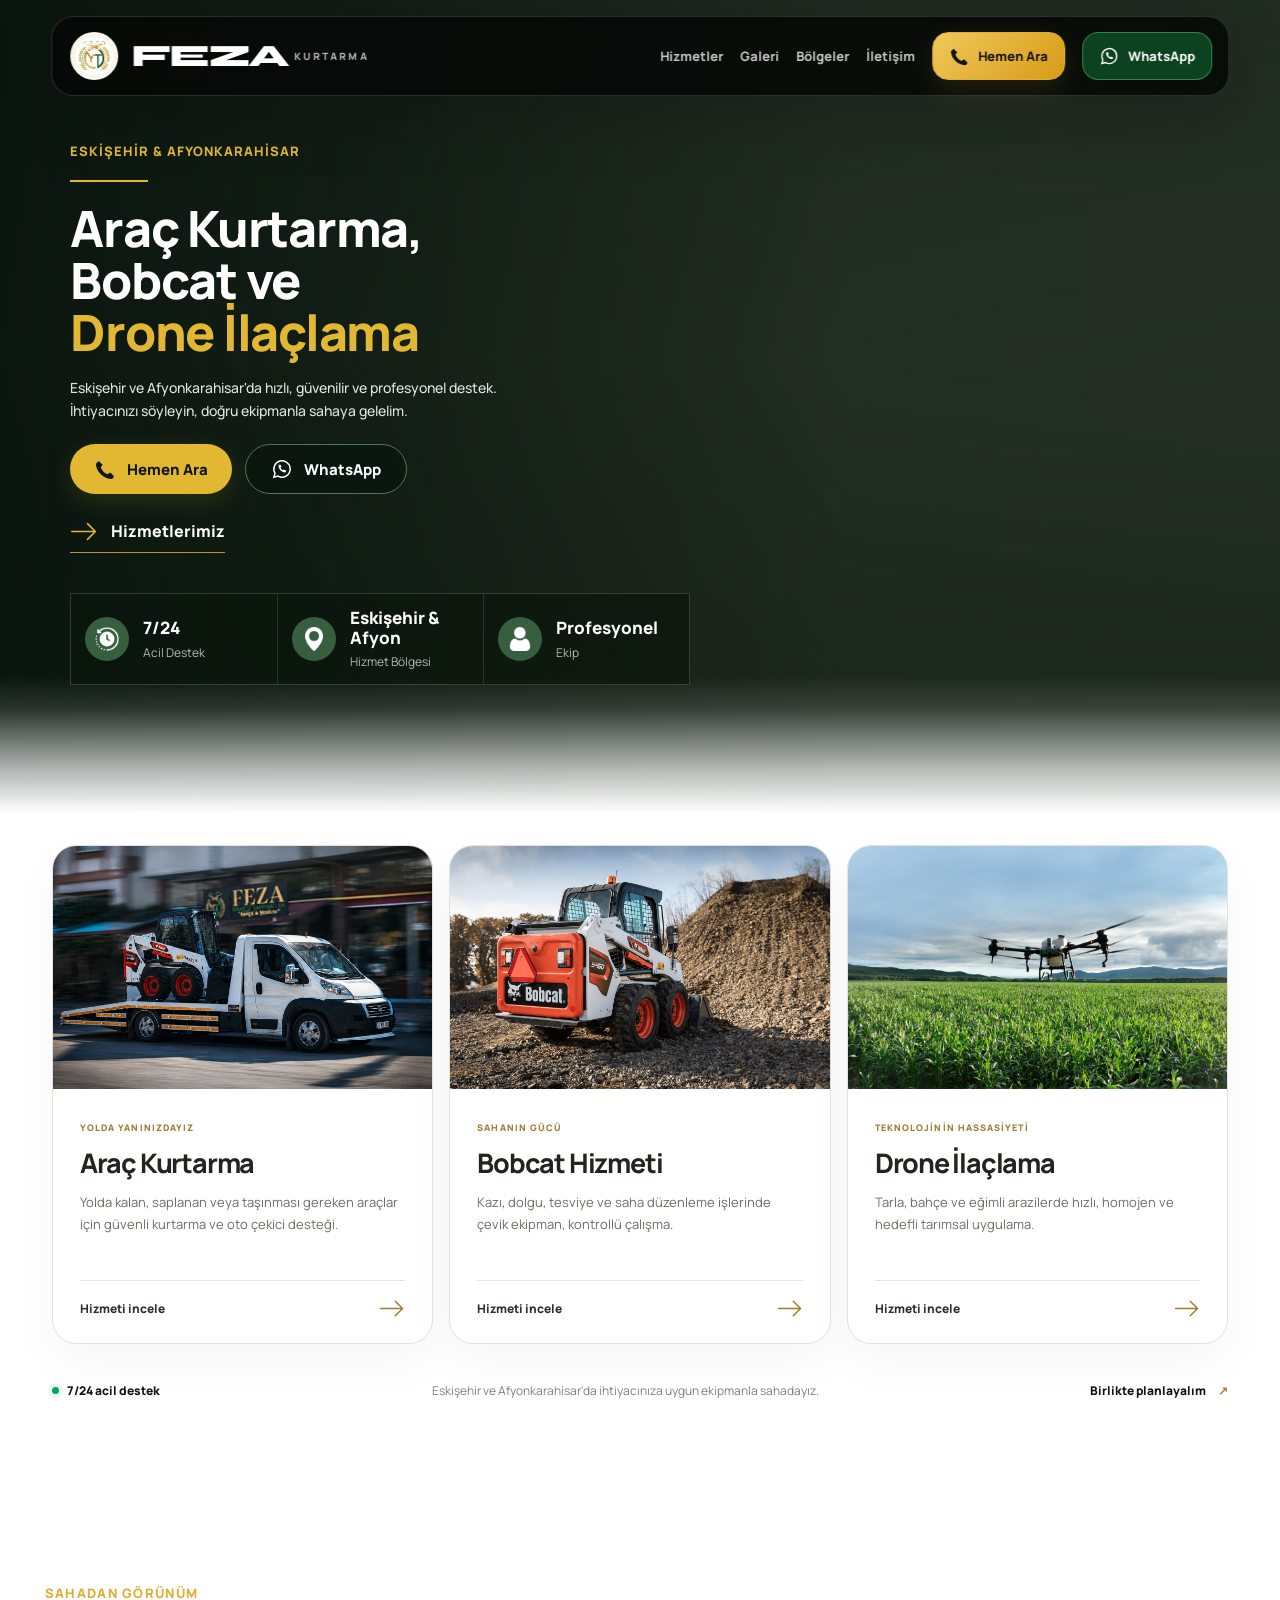
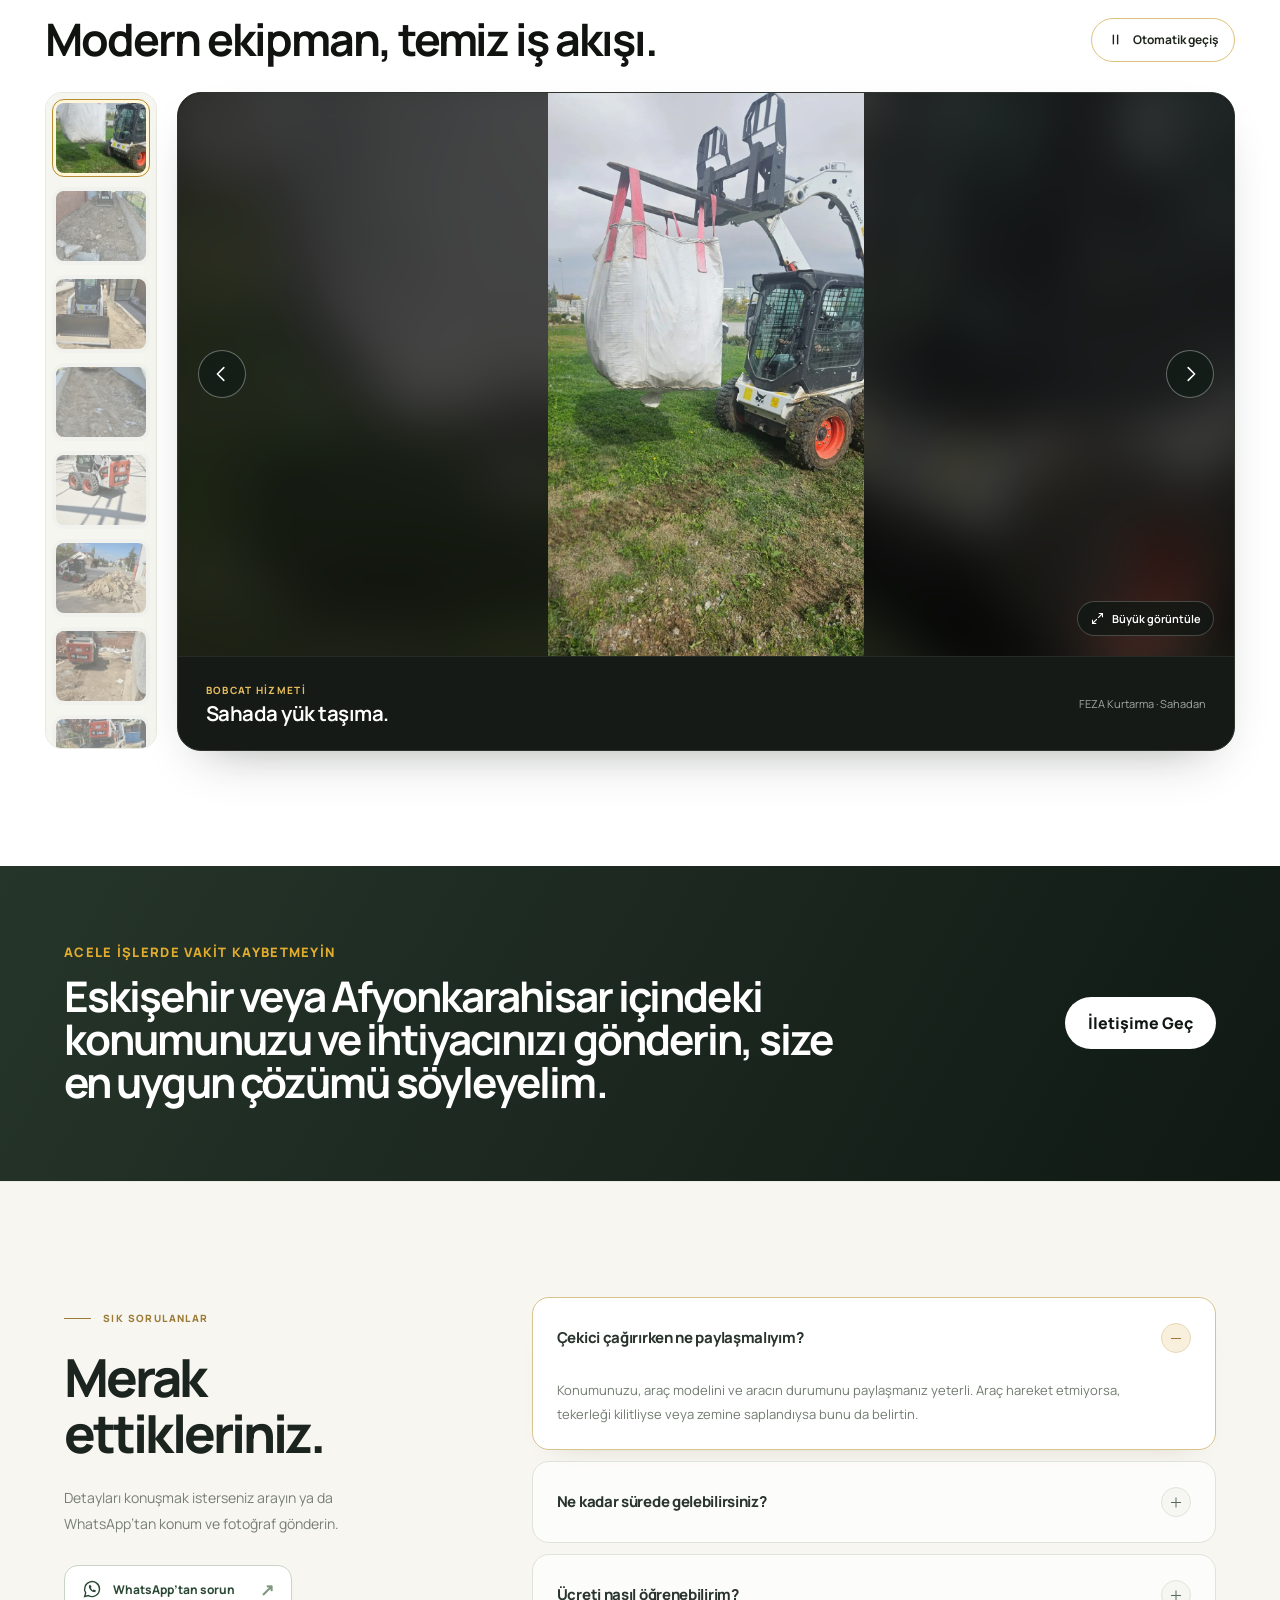
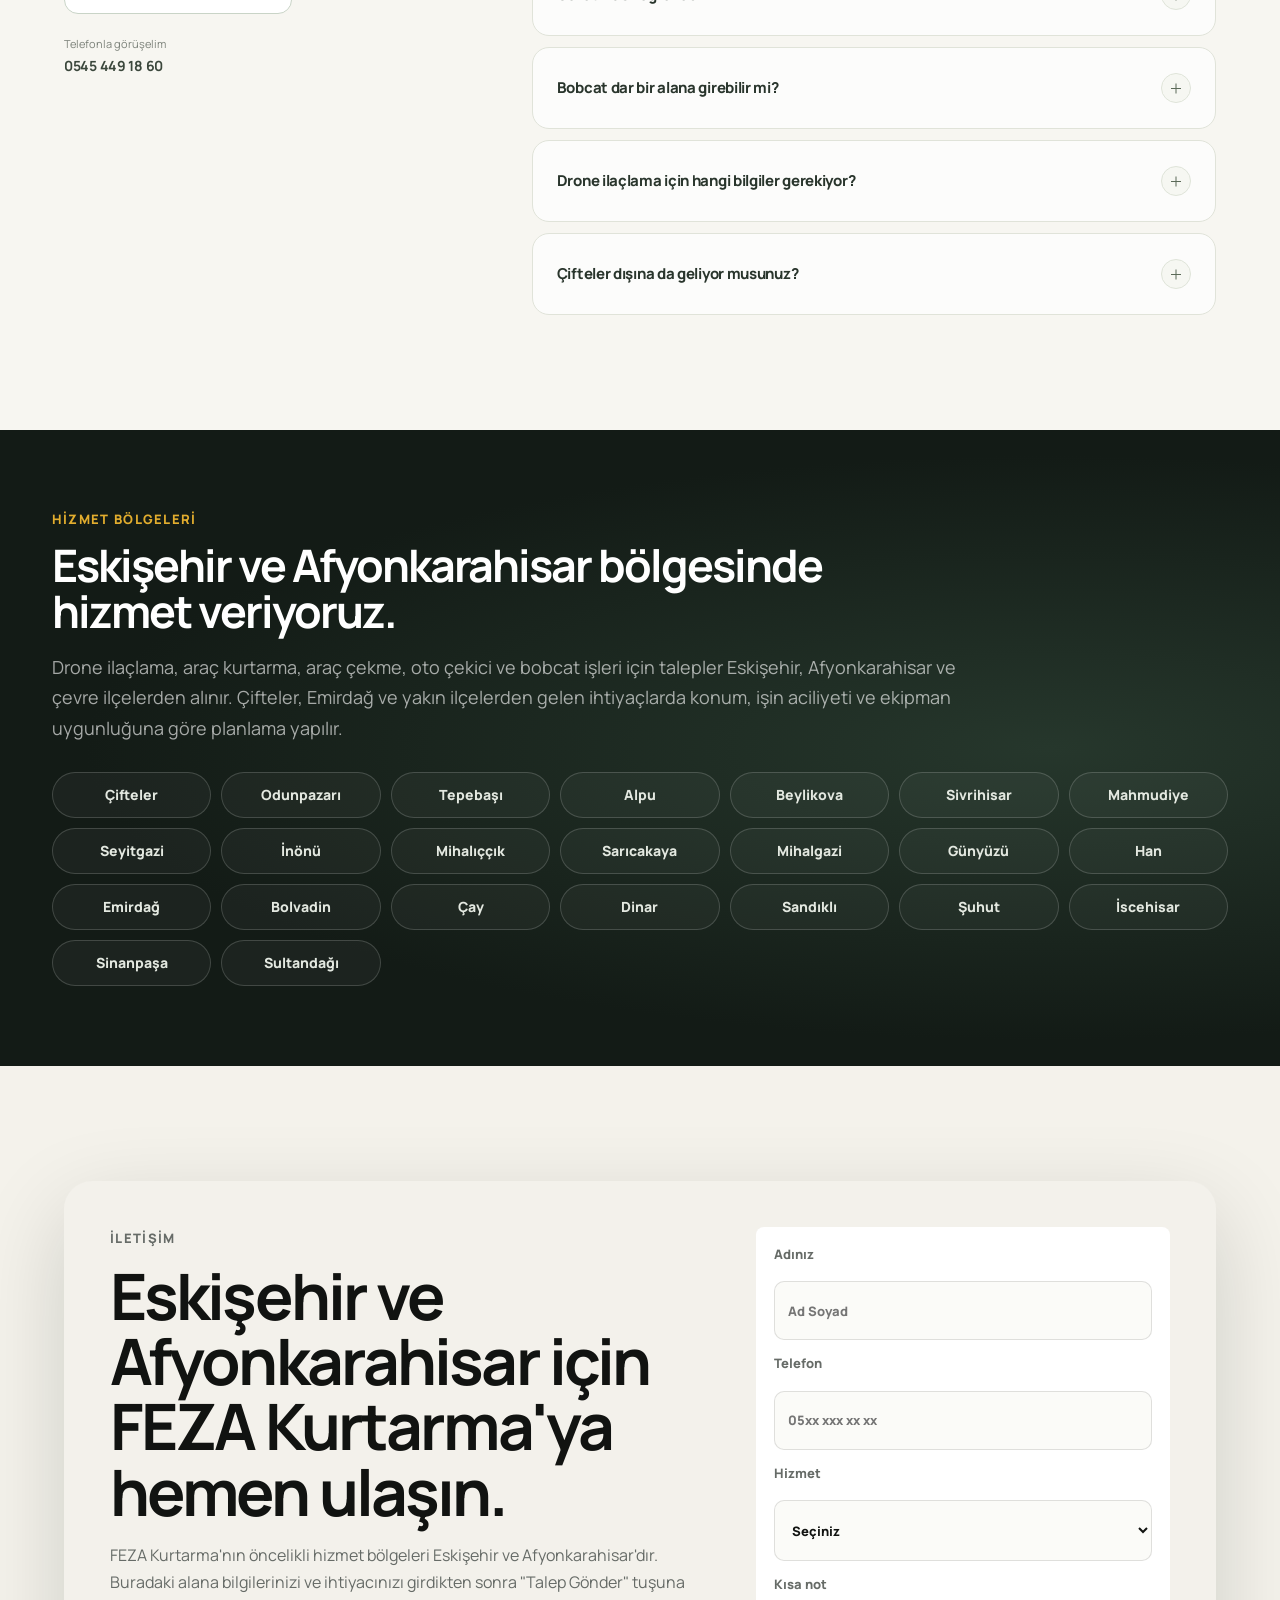
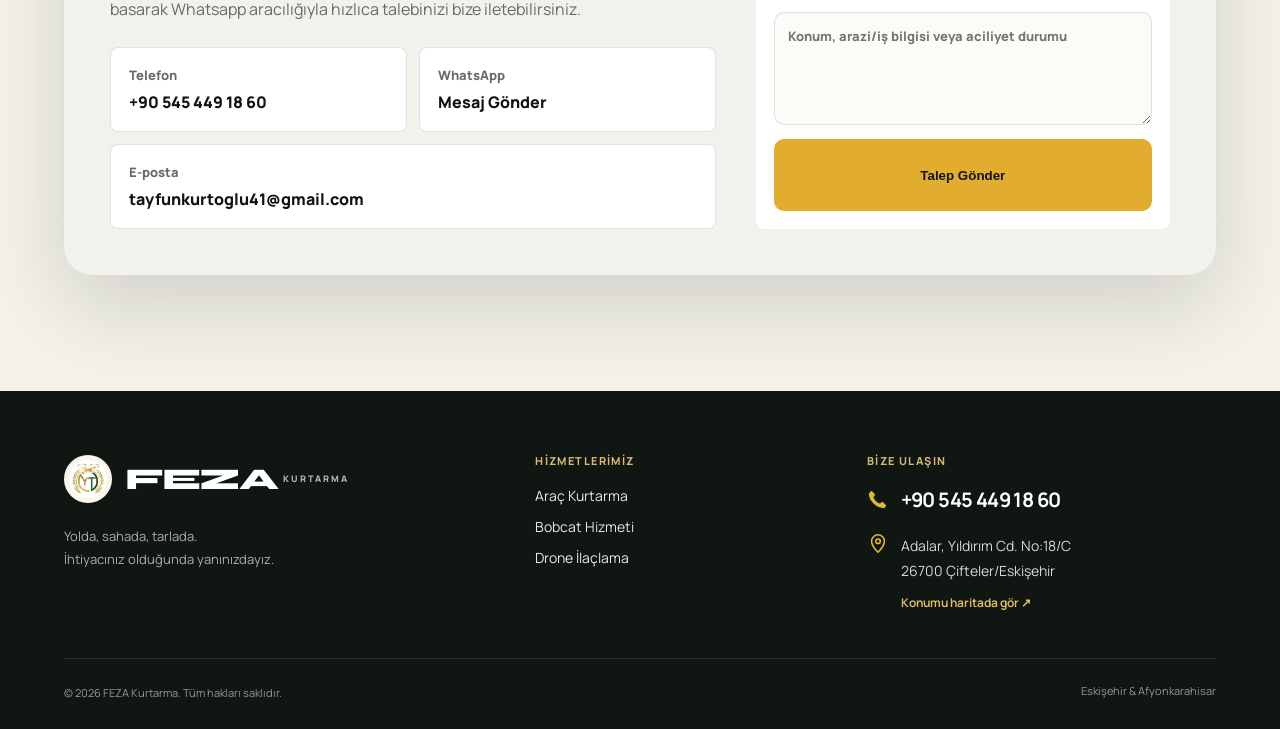
<file: index.html>
<!DOCTYPE html>
<html lang="tr">
<head>
  <meta charset="UTF-8">
  <meta name="viewport" content="width=device-width, initial-scale=1.0">
  <meta name="description" content="FEZA Kurtarma; Eskişehir ve Afyonkarahisar'da araç kurtarma, araç çekme, oto çekici, bobcat ve drone ilaçlama hizmeti sunar.">
  <meta name="keywords" content="Eskişehir araç çekme, Afyonkarahisar araç çekme, Eskişehir oto çekici, Afyonkarahisar oto çekici, Eskişehir drone ilaçlama, Afyonkarahisar drone ilaçlama, Eskişehir bobcat, Afyonkarahisar bobcat, FEZA Kurtarma">
  <title>FEZA Kurtarma | Eskişehir Afyon Çekici, Bobcat, Drone İlaçlama</title>
  <link rel="canonical" href="https://fezakurtarma.com/">
  <meta property="og:type" content="website">
  <meta property="og:title" content="FEZA Kurtarma | Eskişehir ve Afyonkarahisar Hizmetleri">
  <meta property="og:description" content="Eskişehir ve Afyonkarahisar'da araç kurtarma, araç çekme, oto çekici, bobcat ve drone ilaçlama hizmeti.">
  <meta property="og:url" content="https://fezakurtarma.com/">
  <meta property="og:image" content="https://fezakurtarma.com/assets/images/banner.webp">
  <meta name="twitter:card" content="summary_large_image">
  <link rel="preconnect" href="https://fonts.googleapis.com">
  <link rel="preconnect" href="https://fonts.gstatic.com" crossorigin>
  <script type="application/ld+json">
    {
      "@context": "https://schema.org",
      "@type": "LocalBusiness",
      "name": "FEZA Kurtarma",
      "url": "https://fezakurtarma.com/",
      "logo": "https://fezakurtarma.com/assets/logo.png",
      "image": "https://fezakurtarma.com/assets/images/banner.webp",
      "telephone": "+905454491860",
      "email": "tayfunkurtoglu41@gmail.com",
      "priceRange": "$$",
      "openingHours": "Mo-Su 00:00-23:59",
      "contactPoint": {
        "@type": "ContactPoint",
        "telephone": "+905454491860",
        "contactType": "customer service",
        "areaServed": ["TR", "Eskişehir", "Afyonkarahisar"],
        "availableLanguage": ["tr"]
      },
      "areaServed": [
        "Eskişehir",
        "Afyonkarahisar",
        "Çifteler",
        "Odunpazarı",
        "Tepebaşı",
        "Alpu",
        "Beylikova",
        "Sivrihisar",
        "Mahmudiye",
        "Seyitgazi",
        "İnönü",
        "Mihalıççık",
        "Sarıcakaya",
        "Mihalgazi",
        "Günyüzü",
        "Han",
        "Afyonkarahisar Merkez",
        "Emirdağ",
        "Bolvadin",
        "Çay",
        "Dinar",
        "Sandıklı",
        "Şuhut",
        "İscehisar",
        "Sinanpaşa",
        "Sultandağı"
      ],
      "address": {
        "@type": "PostalAddress",
        "streetAddress": "Adalar, Yıldırım Cd. No:18/C",
        "postalCode": "26700",
        "addressLocality": "Çifteler",
        "addressRegion": "Eskişehir",
        "addressCountry": "TR"
      },
      "description": "Eskişehir, Afyonkarahisar ve çevre ilçelerde drone ile tarımsal ilaçlama, araç kurtarma, araç çekme, oto çekici ve bobcat hizmetleri.",
      "hasOfferCatalog": {
        "@type": "OfferCatalog",
        "name": "FEZA Kurtarma Hizmetleri",
        "itemListElement": [
          {
            "@type": "Offer",
            "itemOffered": {
              "@type": "Service",
              "name": "Eskişehir ve Afyonkarahisar Drone ile Tarımsal İlaçlama",
              "url": "https://fezakurtarma.com/drone-ile-tarimsal-ilaclama.html"
            }
          },
          {
            "@type": "Offer",
            "itemOffered": {
              "@type": "Service",
              "name": "Eskişehir ve Afyonkarahisar Araç Kurtarma ve Araç Çekme",
              "url": "https://fezakurtarma.com/arac-kurtarma.html"
            }
          },
          {
            "@type": "Offer",
            "itemOffered": {
              "@type": "Service",
              "name": "Eskişehir ve Afyonkarahisar Bobcat Hizmeti",
              "url": "https://fezakurtarma.com/bobcat-hizmeti.html"
            }
          }
        ]
      }
    }
  </script>
  <link rel="icon" href="favicon.ico" sizes="any">
  <link rel="icon" type="image/png" sizes="48x48" href="assets/favicon-48.png">
  <link rel="icon" type="image/png" sizes="192x192" href="assets/favicon-192.png">
  <link rel="apple-touch-icon" href="assets/favicon-192.png">
  <link rel="stylesheet" href="styles.css">
  <link rel="stylesheet" href="reference-home.css">
  <link rel="stylesheet" href="gallery.css">
  <link rel="stylesheet" href="faq.css">
  <link rel="stylesheet" href="site-shared.css">
  <script src="page-motion.js"></script>
</head>
<body class="reference-home">
  <svg class="ref-icon-definitions" xmlns="http://www.w3.org/2000/svg" width="0" height="0" aria-hidden="true" style="position:absolute;overflow:hidden">
  <symbol id="ref-arrow" viewBox="0 0 32 24"><path d="M2 12h27M20 3l9 9-9 9" fill="none" stroke="currentColor" stroke-width="1.8" stroke-linecap="round" stroke-linejoin="round"/></symbol>
  <symbol id="ref-location" viewBox="0 0 24 24"><path d="M19 9c0 5-7 12-7 12S5 14 5 9a7 7 0 1 1 14 0Z" fill="none" stroke="currentColor" stroke-width="1.7"/><circle cx="12" cy="9" r="2.5" fill="none" stroke="currentColor" stroke-width="1.7"/></symbol>
  <symbol id="ref-phone" viewBox="0 0 24 24"><path d="m5 3 4 4-2 3c2 4 4 6 7 7l3-2 4 4-2 3C10 22 2 14 2 6Z" fill="currentColor"/></symbol>
  <symbol id="ref-whatsapp" viewBox="0 0 24 24"><path d="M20 11.5a8.5 8.5 0 0 1-12.7 7.4L3 20l1.2-4.2A8.5 8.5 0 1 1 20 11.5Z" fill="none" stroke="currentColor" stroke-width="1.6"/><path d="M8 7c-1 4 3 8 7 8l1-2-3-1-1 1-2-3 1-1-1-2Z" fill="currentColor"/></symbol>
</svg>
  <header class="ref-header" id="top">
    <a class="ref-brand" href="#anasayfa" aria-label="FEZA Kurtarma ana sayfa">
      <img class="ref-brand-logo" src="assets/logo.png" alt="" width="48" height="48">
      <span><b>FEZA</b><em>KURTARMA</em></span>
    </a>
    <button class="ref-nav-toggle" type="button" aria-label="Menüyü aç" aria-expanded="false" aria-controls="referenceNav"><span></span><span></span></button>
    <nav class="ref-nav" id="referenceNav" aria-label="Ana menü">
      <a href="#hizmetler">Hizmetler</a>
      <a href="#galeri">Galeri</a>
      <a href="#hizmet-bolgesi">Bölgeler</a>
      <a href="#iletisim">İletişim</a>
      <a class="ref-location" href="#hizmet-bolgesi"><svg><use href="#ref-location"/></svg>Eskişehir • Afyonkarahisar</a>
      <a class="ref-pill ref-call" href="tel:+905454491860"><svg><use href="#ref-phone"/></svg>Hemen Ara</a>
      <a class="ref-pill ref-whatsapp" href="https://wa.me/905454491860" target="_blank" rel="noopener"><svg><use href="#ref-whatsapp"/></svg>WhatsApp</a>
    </nav>
  </header>

  <main>
    <section class="ref-hero" id="anasayfa" aria-labelledby="homeHeroTitle">
      <div class="ref-scene" aria-hidden="true">
        <picture>
          <source srcset="assets/images/banner-mobile.webp" media="(max-width: 600px)">
          <img src="assets/images/banner.webp" alt="" width="1672" height="941" fetchpriority="high" decoding="async">
        </picture>
      </div>
      <div class="ref-scene-shade" aria-hidden="true"></div>

      <div class="home-hero-layout">
        <div class="home-hero-copy">
          <p class="home-hero-eyebrow">Eskişehir &amp; Afyonkarahisar</p>
          <h1 id="homeHeroTitle"><span>Araç Kurtarma,</span><span>Bobcat ve</span><span class="home-hero-highlight">Drone İlaçlama</span></h1>
          <p class="home-hero-description">Eskişehir ve Afyonkarahisar'da hızlı, güvenilir ve profesyonel destek.<br>İhtiyacınızı söyleyin, doğru ekipmanla sahaya gelelim.</p>
          <div class="home-hero-actions">
            <a class="home-hero-button home-hero-button--call" href="tel:+905454491860"><svg aria-hidden="true"><use href="#ref-phone"/></svg>Hemen Ara</a>
            <a class="home-hero-button home-hero-button--whatsapp" href="https://wa.me/905454491860" target="_blank" rel="noopener"><svg aria-hidden="true"><use href="#ref-whatsapp"/></svg>WhatsApp</a>
          </div>
          <a class="home-hero-service-link" href="#hizmetler"><svg aria-hidden="true"><use href="#ref-arrow"/></svg>Hizmetlerimiz</a>
        </div>

        <div class="home-hero-stats" aria-label="Öne çıkan hizmet bilgileri">
          <div class="home-hero-stat">
            <span class="home-hero-stat-icon"><img src="assets/icons/support-24-light.png" alt="" width="24" height="24"></span>
            <div><strong>7/24</strong><span>Acil Destek</span></div>
          </div>
          <div class="home-hero-stat">
            <span class="home-hero-stat-icon"><img src="assets/icons/location-pin-light.png" alt="" width="24" height="24"></span>
            <div><strong>Eskişehir &amp;<br>Afyon</strong><span>Hizmet Bölgesi</span></div>
          </div>
          <div class="home-hero-stat">
            <span class="home-hero-stat-icon"><img src="assets/icons/team-light.png" alt="" width="24" height="24"></span>
            <div><strong>Profesyonel</strong><span>Ekip</span></div>
          </div>
        </div>
      </div>
    </section>

    <section class="ref-services" id="hizmetler" aria-label="Hizmetlerimiz">
      <div class="ref-service-grid">
        <a class="ref-service-card" href="arac-kurtarma.html">
          <div class="ref-card-photo ref-card-photo--recovery"><img src="assets/images/arac-kurtarma-servisi.webp" alt="FEZA araç kurtarma ve oto çekici hizmeti" width="1448" height="1086" loading="lazy"></div>
          <div class="ref-card-content"><span class="ref-card-index">YOLDA YANINIZDAYIZ</span><h2>Araç Kurtarma</h2><p>Yolda kalan, saplanan veya taşınması gereken araçlar için güvenli kurtarma ve oto çekici desteği.</p><span class="ref-card-link">Hizmeti incele <svg><use href="#ref-arrow"/></svg></span></div>
        </a>
        <a class="ref-service-card" href="bobcat-hizmeti.html">
          <div class="ref-card-photo ref-card-photo--bobcat"><img src="assets/images/bobcat-1.webp" alt="FEZA Bobcat kazı ve saha düzenleme hizmeti" width="1447" height="963" loading="lazy"></div>
          <div class="ref-card-content"><span class="ref-card-index">SAHANIN GÜCÜ</span><h2>Bobcat Hizmeti</h2><p>Kazı, dolgu, tesviye ve saha düzenleme işlerinde çevik ekipman, kontrollü çalışma.</p><span class="ref-card-link">Hizmeti incele <svg><use href="#ref-arrow"/></svg></span></div>
        </a>
        <a class="ref-service-card" href="drone-ile-tarimsal-ilaclama.html">
          <div class="ref-card-photo ref-card-photo--drone"><img src="assets/images/Drone-1.jpeg" alt="FEZA drone ile tarımsal ilaçlama hizmeti" width="2560" height="1440" loading="lazy"></div>
          <div class="ref-card-content"><span class="ref-card-index">TEKNOLOJİNİN HASSASİYETİ</span><h2>Drone İlaçlama</h2><p>Tarla, bahçe ve eğimli arazilerde hızlı, homojen ve hedefli tarımsal uygulama.</p><span class="ref-card-link">Hizmeti incele <svg><use href="#ref-arrow"/></svg></span></div>
        </a>
      </div>
      <div class="ref-service-note"><span><i></i>7/24 acil destek</span><p>Eskişehir ve Afyonkarahisar'da ihtiyacınıza uygun ekipmanla sahadayız.</p><a href="#iletisim">Birlikte planlayalım <span>↗</span></a></div>
    </section>

    <section class="gallery section-pad" id="galeri">
      <div class="gallery-heading-row">
        <div class="section-heading">
          <p class="eyebrow">Sahadan görünüm</p>
          <h2 id="gallery-heading">Modern ekipman, temiz iş akışı.</h2>
        </div>
        <button class="gallery-autoplay" type="button" data-gallery-autoplay aria-label="Otomatik geçişleri duraklat" aria-pressed="true" hidden>
          <svg class="gallery-pause-icon" viewBox="0 0 24 24" aria-hidden="true"><path d="M9 6v12M15 6v12"/></svg>
          <svg class="gallery-play-icon" viewBox="0 0 24 24" aria-hidden="true"><path d="m9 5 11 7-11 7Z"/></svg>
          <span>Otomatik geçiş</span>
        </button>
      </div>
      <div class="field-gallery" data-gallery role="region" aria-roledescription="karusel" aria-labelledby="gallery-heading">
        <div class="gallery-thumbnails" data-gallery-thumbnails aria-label="Fotoğraf seç" hidden></div>
        <div class="gallery-stage">
          <div class="gallery-track" data-gallery-track tabindex="0" aria-label="Fotoğraflar; sağ ve sol ok tuşlarıyla gezinin">
            <figure class="gallery-slide" data-gallery-slide>
              <a class="gallery-photo" href="assets/images/gallery/feza-sahadan-13.webp" data-gallery-open aria-label="Bobcat çatal ataşmanıyla büyük çuval taşıma çalışması fotoğrafını büyüt">
                <img src="assets/images/gallery/feza-sahadan-13.webp" data-gallery-thumb="assets/images/gallery/feza-sahadan-13-thumb.webp" alt="Bobcat çatal ataşmanıyla büyük çuval taşıma çalışması" width="900" height="1600" loading="lazy" decoding="async">
                <span class="gallery-expand-hint" aria-hidden="true"><svg viewBox="0 0 24 24"><path d="M14 4h6v6M20 4l-7 7M10 20H4v-6M4 20l7-7"/></svg>Büyük görüntüle</span>
              </a>
              <figcaption><div><p>Bobcat hizmeti</p><h3>Sahada yük taşıma.</h3></div><span>FEZA Kurtarma · Sahadan</span></figcaption>
            </figure>
            <figure class="gallery-slide" data-gallery-slide>
              <a class="gallery-photo" href="assets/images/gallery/feza-sahadan-01.webp" data-gallery-open aria-label="Yapı kenarındaki dar alanda Bobcat ile saha hazırlığı fotoğrafını büyüt">
                <img src="assets/images/gallery/feza-sahadan-01.webp" data-gallery-thumb="assets/images/gallery/feza-sahadan-01-thumb.webp" alt="Yapı kenarındaki dar alanda Bobcat ile saha hazırlığı" width="901" height="1600" loading="lazy" decoding="async">
                <span class="gallery-expand-hint" aria-hidden="true"><svg viewBox="0 0 24 24"><path d="M14 4h6v6M20 4l-7 7M10 20H4v-6M4 20l7-7"/></svg>Büyük görüntüle</span>
              </a>
              <figcaption><div><p>Bobcat hizmeti</p><h3>Dar alanda saha hazırlığı.</h3></div><span>FEZA Kurtarma · Sahadan</span></figcaption>
            </figure>
            <figure class="gallery-slide" data-gallery-slide>
              <a class="gallery-photo" href="assets/images/gallery/feza-sahadan-02.webp" data-gallery-open aria-label="Bobcat kepçesiyle zemin düzenleme çalışması fotoğrafını büyüt">
                <img src="assets/images/gallery/feza-sahadan-02.webp" data-gallery-thumb="assets/images/gallery/feza-sahadan-02-thumb.webp" alt="Bobcat kepçesiyle zemin düzenleme çalışması" width="901" height="1600" loading="lazy" decoding="async">
                <span class="gallery-expand-hint" aria-hidden="true"><svg viewBox="0 0 24 24"><path d="M14 4h6v6M20 4l-7 7M10 20H4v-6M4 20l7-7"/></svg>Büyük görüntüle</span>
              </a>
              <figcaption><div><p>Bobcat hizmeti</p><h3>Kontrollü zemin düzenleme.</h3></div><span>FEZA Kurtarma · Sahadan</span></figcaption>
            </figure>
            <figure class="gallery-slide" data-gallery-slide>
              <a class="gallery-photo" href="assets/images/gallery/feza-sahadan-03.webp" data-gallery-open aria-label="Merdiven yanında çalışan Bobcat kompakt yükleyici fotoğrafını büyüt">
                <img src="assets/images/gallery/feza-sahadan-03.webp" data-gallery-thumb="assets/images/gallery/feza-sahadan-03-thumb.webp" alt="Merdiven yanında çalışan Bobcat kompakt yükleyici" width="900" height="1125" loading="lazy" decoding="async">
                <span class="gallery-expand-hint" aria-hidden="true"><svg viewBox="0 0 24 24"><path d="M14 4h6v6M20 4l-7 7M10 20H4v-6M4 20l7-7"/></svg>Büyük görüntüle</span>
              </a>
              <figcaption><div><p>Bobcat hizmeti</p><h3>Yapı çevresinde çalışma.</h3></div><span>FEZA Kurtarma · Sahadan</span></figcaption>
            </figure>
            <figure class="gallery-slide" data-gallery-slide>
              <a class="gallery-photo" href="assets/images/gallery/feza-sahadan-04.webp" data-gallery-open aria-label="Çelik çatı altındaki şantiyede Bobcat yükleyici fotoğrafını büyüt">
                <img src="assets/images/gallery/feza-sahadan-04.webp" data-gallery-thumb="assets/images/gallery/feza-sahadan-04-thumb.webp" alt="Çelik çatı altındaki şantiyede Bobcat yükleyici" width="901" height="1600" loading="lazy" decoding="async">
                <span class="gallery-expand-hint" aria-hidden="true"><svg viewBox="0 0 24 24"><path d="M14 4h6v6M20 4l-7 7M10 20H4v-6M4 20l7-7"/></svg>Büyük görüntüle</span>
              </a>
              <figcaption><div><p>Bobcat hizmeti</p><h3>Şantiyede güçlü destek.</h3></div><span>FEZA Kurtarma · Sahadan</span></figcaption>
            </figure>
            <figure class="gallery-slide" data-gallery-slide>
              <a class="gallery-photo" href="assets/images/gallery/feza-sahadan-05.webp" data-gallery-open aria-label="Yapı çevresinde Bobcat ile kazı ve toprak düzenleme fotoğrafını büyüt">
                <img src="assets/images/gallery/feza-sahadan-05.webp" data-gallery-thumb="assets/images/gallery/feza-sahadan-05-thumb.webp" alt="Yapı çevresinde Bobcat ile kazı ve toprak düzenleme" width="901" height="1600" loading="lazy" decoding="async">
                <span class="gallery-expand-hint" aria-hidden="true"><svg viewBox="0 0 24 24"><path d="M14 4h6v6M20 4l-7 7M10 20H4v-6M4 20l7-7"/></svg>Büyük görüntüle</span>
              </a>
              <figcaption><div><p>Bobcat hizmeti</p><h3>Kazı ve saha düzenleme.</h3></div><span>FEZA Kurtarma · Sahadan</span></figcaption>
            </figure>
            <figure class="gallery-slide" data-gallery-slide>
              <a class="gallery-photo" href="assets/images/gallery/feza-sahadan-06.webp" data-gallery-open aria-label="Bobcat ile yapı çevresinde zemin tesviye çalışması fotoğrafını büyüt">
                <img src="assets/images/gallery/feza-sahadan-06.webp" data-gallery-thumb="assets/images/gallery/feza-sahadan-06-thumb.webp" alt="Bobcat ile yapı çevresinde zemin tesviye çalışması" width="901" height="1600" loading="lazy" decoding="async">
                <span class="gallery-expand-hint" aria-hidden="true"><svg viewBox="0 0 24 24"><path d="M14 4h6v6M20 4l-7 7M10 20H4v-6M4 20l7-7"/></svg>Büyük görüntüle</span>
              </a>
              <figcaption><div><p>Bobcat hizmeti</p><h3>Zemin tesviye çalışması.</h3></div><span>FEZA Kurtarma · Sahadan</span></figcaption>
            </figure>
            <figure class="gallery-slide" data-gallery-slide>
              <a class="gallery-photo" href="assets/images/gallery/feza-sahadan-07.webp" data-gallery-open aria-label="Taşıma aracı rampasındaki Bobcat yükleyici fotoğrafını büyüt">
                <img src="assets/images/gallery/feza-sahadan-07.webp" data-gallery-thumb="assets/images/gallery/feza-sahadan-07-thumb.webp" alt="Taşıma aracı rampasındaki Bobcat yükleyici" width="900" height="1600" loading="lazy" decoding="async">
                <span class="gallery-expand-hint" aria-hidden="true"><svg viewBox="0 0 24 24"><path d="M14 4h6v6M20 4l-7 7M10 20H4v-6M4 20l7-7"/></svg>Büyük görüntüle</span>
              </a>
              <figcaption><div><p>Bobcat hizmeti</p><h3>Ekipman sahaya hazırlanıyor.</h3></div><span>FEZA Kurtarma · Sahadan</span></figcaption>
            </figure>
            <figure class="gallery-slide" data-gallery-slide>
              <a class="gallery-photo" href="assets/images/gallery/feza-sahadan-08.webp" data-gallery-open aria-label="Bahçe alanında Bobcat ile çevre düzenleme çalışması fotoğrafını büyüt">
                <img src="assets/images/gallery/feza-sahadan-08.webp" data-gallery-thumb="assets/images/gallery/feza-sahadan-08-thumb.webp" alt="Bahçe alanında Bobcat ile çevre düzenleme çalışması" width="900" height="1600" loading="lazy" decoding="async">
                <span class="gallery-expand-hint" aria-hidden="true"><svg viewBox="0 0 24 24"><path d="M14 4h6v6M20 4l-7 7M10 20H4v-6M4 20l7-7"/></svg>Büyük görüntüle</span>
              </a>
              <figcaption><div><p>Bobcat hizmeti</p><h3>Bahçe ve çevre düzenlemesi.</h3></div><span>FEZA Kurtarma · Sahadan</span></figcaption>
            </figure>
            <figure class="gallery-slide" data-gallery-slide>
              <a class="gallery-photo" href="assets/images/gallery/feza-sahadan-09.webp" data-gallery-open aria-label="Kamyon yanında çalışan Bobcat yükleyici fotoğrafını büyüt">
                <img src="assets/images/gallery/feza-sahadan-09.webp" data-gallery-thumb="assets/images/gallery/feza-sahadan-09-thumb.webp" alt="Kamyon yanında çalışan Bobcat yükleyici" width="901" height="1600" loading="lazy" decoding="async">
                <span class="gallery-expand-hint" aria-hidden="true"><svg viewBox="0 0 24 24"><path d="M14 4h6v6M20 4l-7 7M10 20H4v-6M4 20l7-7"/></svg>Büyük görüntüle</span>
              </a>
              <figcaption><div><p>Bobcat hizmeti</p><h3>Sahada yükleme desteği.</h3></div><span>FEZA Kurtarma · Sahadan</span></figcaption>
            </figure>
            <figure class="gallery-slide" data-gallery-slide>
              <a class="gallery-photo" href="assets/images/gallery/feza-sahadan-10.webp" data-gallery-open aria-label="Yapılar arasındaki dar geçitte Bobcat çalışması fotoğrafını büyüt">
                <img src="assets/images/gallery/feza-sahadan-10.webp" data-gallery-thumb="assets/images/gallery/feza-sahadan-10-thumb.webp" alt="Yapılar arasındaki dar geçitte Bobcat çalışması" width="901" height="1600" loading="lazy" decoding="async">
                <span class="gallery-expand-hint" aria-hidden="true"><svg viewBox="0 0 24 24"><path d="M14 4h6v6M20 4l-7 7M10 20H4v-6M4 20l7-7"/></svg>Büyük görüntüle</span>
              </a>
              <figcaption><div><p>Bobcat hizmeti</p><h3>Dar geçitlerde çevik çalışma.</h3></div><span>FEZA Kurtarma · Sahadan</span></figcaption>
            </figure>
            <figure class="gallery-slide" data-gallery-slide>
              <a class="gallery-photo" href="assets/images/gallery/feza-sahadan-11.webp" data-gallery-open aria-label="Açık alanda kepçesiyle zemin hazırlayan Bobcat fotoğrafını büyüt">
                <img src="assets/images/gallery/feza-sahadan-11.webp" data-gallery-thumb="assets/images/gallery/feza-sahadan-11-thumb.webp" alt="Açık alanda kepçesiyle zemin hazırlayan Bobcat" width="901" height="1600" loading="lazy" decoding="async">
                <span class="gallery-expand-hint" aria-hidden="true"><svg viewBox="0 0 24 24"><path d="M14 4h6v6M20 4l-7 7M10 20H4v-6M4 20l7-7"/></svg>Büyük görüntüle</span>
              </a>
              <figcaption><div><p>Bobcat hizmeti</p><h3>Açık alanda zemin hazırlığı.</h3></div><span>FEZA Kurtarma · Sahadan</span></figcaption>
            </figure>
            <figure class="gallery-slide" data-gallery-slide>
              <a class="gallery-photo" href="assets/images/gallery/feza-sahadan-12.webp" data-gallery-open aria-label="Taşıma aracı üzerinde sahaya sevk edilen Bobcat fotoğrafını büyüt">
                <img src="assets/images/gallery/feza-sahadan-12.webp" data-gallery-thumb="assets/images/gallery/feza-sahadan-12-thumb.webp" alt="Taşıma aracı üzerinde sahaya sevk edilen Bobcat" width="901" height="1600" loading="lazy" decoding="async">
                <span class="gallery-expand-hint" aria-hidden="true"><svg viewBox="0 0 24 24"><path d="M14 4h6v6M20 4l-7 7M10 20H4v-6M4 20l7-7"/></svg>Büyük görüntüle</span>
              </a>
              <figcaption><div><p>Bobcat hizmeti</p><h3>Yeni görev için yola hazır.</h3></div><span>FEZA Kurtarma · Sahadan</span></figcaption>
            </figure>
          </div>
          <button class="gallery-step gallery-step--previous" type="button" data-gallery-previous aria-label="Önceki fotoğraf" hidden><svg viewBox="0 0 24 24" aria-hidden="true"><path d="m14 5-7 7 7 7"/></svg></button>
          <button class="gallery-step gallery-step--next" type="button" data-gallery-next aria-label="Sonraki fotoğraf" hidden><svg viewBox="0 0 24 24" aria-hidden="true"><path d="m10 5 7 7-7 7"/></svg></button>
        </div>
        <p class="gallery-announcement" data-gallery-announcement aria-live="polite" aria-atomic="true"></p>
      </div>
      <dialog class="gallery-lightbox" data-gallery-lightbox aria-label="Fotoğrafın büyük görünümü">
        <div class="gallery-lightbox-header"><span>FEZA <b>KURTARMA</b><small>Sahadan görünüm</small></span><button class="gallery-lightbox-close" type="button" data-gallery-close aria-label="Büyük görünümü kapat"><svg viewBox="0 0 24 24" aria-hidden="true"><path d="m6 6 12 12M6 18 18 6"/></svg></button></div>
        <div class="gallery-lightbox-stage">
          <img data-gallery-full-image alt="">
          <button class="gallery-step gallery-step--previous" type="button" data-gallery-full-previous aria-label="Önceki fotoğraf"><svg viewBox="0 0 24 24" aria-hidden="true"><path d="m14 5-7 7 7 7"/></svg></button>
          <button class="gallery-step gallery-step--next" type="button" data-gallery-full-next aria-label="Sonraki fotoğraf"><svg viewBox="0 0 24 24" aria-hidden="true"><path d="m10 5 7 7-7 7"/></svg></button>
        </div>
        <p class="gallery-lightbox-caption" data-gallery-full-caption aria-live="polite"></p>
      </dialog>
    </section>

    <section class="cta-band">
      <div>
        <p class="eyebrow">Acele işlerde vakit kaybetmeyin</p>
        <h2>Eskişehir veya Afyonkarahisar içindeki konumunuzu ve ihtiyacınızı gönderin, size en uygun çözümü söyleyelim.</h2>
      </div>
      <a class="button light" href="#iletisim">İletişime Geç</a>
    </section>

    <section class="faq section-pad" id="sss" aria-labelledby="faq-heading">
      <div class="faq-layout">
        <div class="faq-intro">
          <p class="eyebrow">Sık sorulanlar</p>
          <h2 id="faq-heading">Merak<br> ettikleriniz.</h2>
          <p class="faq-intro-copy">Detayları konuşmak isterseniz arayın ya da WhatsApp’tan konum ve fotoğraf gönderin.</p>
          <a class="faq-message" href="https://wa.me/905454491860" target="_blank" rel="noopener"><svg aria-hidden="true"><use href="#ref-whatsapp"/></svg>WhatsApp’tan sorun<span aria-hidden="true">↗</span></a>
          <a class="faq-call" href="tel:+905454491860">Telefonla görüşelim <span>0545 449 18 60</span></a>
        </div>
        <div class="faq-list">
          <details class="faq-question" name="common-questions" open>
            <summary><span>Çekici çağırırken ne paylaşmalıyım?</span><i class="faq-symbol" aria-hidden="true"></i></summary>
            <div class="faq-answer"><p>Konumunuzu, araç modelini ve aracın durumunu paylaşmanız yeterli. Araç hareket etmiyorsa, tekerleği kilitliyse veya zemine saplandıysa bunu da belirtin.</p></div>
          </details>
          <details class="faq-question" name="common-questions">
            <summary><span>Ne kadar sürede gelebilirsiniz?</span><i class="faq-symbol" aria-hidden="true"></i></summary>
            <div class="faq-answer"><p>Bulunduğunuz konuma ve ekibin o anki işine bağlı. Konumunuzu ilettiğinizde tahmini varış süresini telefonla netleştirebiliriz.</p></div>
          </details>
          <details class="faq-question" name="common-questions">
            <summary><span>Ücreti nasıl öğrenebilirim?</span><i class="faq-symbol" aria-hidden="true"></i></summary>
            <div class="faq-answer"><p>İşin türü, mesafe ve gereken ekipman fiyatı etkiliyor. Konumla birlikte aracın ya da çalışma alanının fotoğrafını gönderin; işin kapsamını ve ücreti konuşalım.</p></div>
          </details>
          <details class="faq-question" name="common-questions">
            <summary><span>Bobcat dar bir alana girebilir mi?</span><i class="faq-symbol" aria-hidden="true"></i></summary>
            <div class="faq-answer"><p>Geçiş genişliği, zemin ve yapılacak iş belirleyici. Alanın fotoğrafını ve giriş ölçüsünü gönderirseniz uygunluğu değerlendirebiliriz.</p></div>
          </details>
          <details class="faq-question" name="common-questions">
            <summary><span>Drone ilaçlama için hangi bilgiler gerekiyor?</span><i class="faq-symbol" aria-hidden="true"></i></summary>
            <div class="faq-answer"><p>Ürün türünü, arazinin konumunu ve yaklaşık alanını paylaşın. Uygulamanın zamanı ve ayrıntıları arazi ile hava koşullarına göre planlanır.</p></div>
          </details>
          <details class="faq-question" name="common-questions">
            <summary><span>Çifteler dışına da geliyor musunuz?</span><i class="faq-symbol" aria-hidden="true"></i></summary>
            <div class="faq-answer"><p>Evet. Eskişehir ve Afyonkarahisar çevresinden gelen talepler için konum ve ekip uygunluğuna göre planlama yapıyoruz.</p></div>
          </details>
        </div>
      </div>
    </section>

    <section class="districts section-pad" id="hizmet-bolgesi">
      <div class="section-heading">
        <p class="eyebrow">Hizmet Bölgeleri</p>
        <h2>Eskişehir ve Afyonkarahisar bölgesinde hizmet veriyoruz.</h2>
      </div>
      <p class="districts-copy">Drone ilaçlama, araç kurtarma, araç çekme, oto çekici ve bobcat işleri için talepler Eskişehir, Afyonkarahisar ve çevre ilçelerden alınır. Çifteler, Emirdağ ve yakın ilçelerden gelen ihtiyaçlarda konum, işin aciliyeti ve ekipman uygunluğuna göre planlama yapılır.</p>
      <div class="district-grid" aria-label="Eskişehir ve Afyonkarahisar hizmet verilen bölgeler">
        <span class="district-chip district-chip--eskisehir">Çifteler</span>
        <span class="district-chip district-chip--eskisehir">Odunpazarı</span>
        <span class="district-chip district-chip--eskisehir">Tepebaşı</span>
        <span class="district-chip district-chip--eskisehir">Alpu</span>
        <span class="district-chip district-chip--eskisehir">Beylikova</span>
        <span class="district-chip district-chip--eskisehir">Sivrihisar</span>
        <span class="district-chip district-chip--eskisehir">Mahmudiye</span>
        <span class="district-chip district-chip--eskisehir">Seyitgazi</span>
        <span class="district-chip district-chip--eskisehir">İnönü</span>
        <span class="district-chip district-chip--eskisehir">Mihalıççık</span>
        <span class="district-chip district-chip--eskisehir">Sarıcakaya</span>
        <span class="district-chip district-chip--eskisehir">Mihalgazi</span>
        <span class="district-chip district-chip--eskisehir">Günyüzü</span>
        <span class="district-chip district-chip--eskisehir">Han</span>
        <span class="district-chip district-chip--afyon">Emirdağ</span>
        <span class="district-chip district-chip--afyon">Bolvadin</span>
        <span class="district-chip district-chip--afyon">Çay</span>
        <span class="district-chip district-chip--afyon">Dinar</span>
        <span class="district-chip district-chip--afyon">Sandıklı</span>
        <span class="district-chip district-chip--afyon">Şuhut</span>
        <span class="district-chip district-chip--afyon">İscehisar</span>
        <span class="district-chip district-chip--afyon">Sinanpaşa</span>
        <span class="district-chip district-chip--afyon">Sultandağı</span>
      </div>
    </section>

    <section class="contact section-pad" id="iletisim">
      <div class="contact-card">
        <div class="contact-info">
          <p class="eyebrow">İletişim</p>
          <h2>Eskişehir ve Afyonkarahisar için FEZA Kurtarma'ya hemen ulaşın.</h2>
          <p>FEZA Kurtarma'nın öncelikli hizmet bölgeleri Eskişehir ve Afyonkarahisar'dır. Buradaki alana bilgilerinizi ve ihtiyacınızı girdikten sonra "Talep Gönder" tuşuna basarak Whatsapp aracılığıyla hızlıca talebinizi bize iletebilirsiniz.</p>
          <div class="contact-list">
            <a href="tel:+905454491860">
              <span>Telefon</span>
              +90 545 449 18 60
            </a>
            <a href="https://wa.me/905454491860" target="_blank" rel="noopener">
              <span>WhatsApp</span>
              Mesaj Gönder
            </a>
            <a href="mailto:tayfunkurtoglu41@gmail.com">
              <span>E-posta</span>
              tayfunkurtoglu41@gmail.com
            </a>
          </div>
        </div>

        <form class="quote-form" id="quoteForm">
          <label>
            Adınız
            <input type="text" name="name" placeholder="Ad Soyad" required>
          </label>
          <label>
            Telefon
            <input type="tel" name="phone" placeholder="05xx xxx xx xx" required>
          </label>
          <label>
            Hizmet
            <select name="service" required>
              <option value="">Seçiniz</option>
              <option>Drone ile tarımsal ilaçlama</option>
              <option>Araç kurtarma</option>
              <option>Bobcat hizmeti</option>
            </select>
          </label>
          <label>
            Kısa not
            <textarea name="message" rows="4" placeholder="Konum, arazi/iş bilgisi veya aciliyet durumu"></textarea>
          </label>
          <button class="button primary full" type="submit">Talep Gönder</button>
        </form>
      </div>
    </section>
  </main>

  <footer class="site-footer" id="site-footer">
    <div class="footer-layout">
      <div class="footer-brand-block"><a class="ref-brand" href="index.html" aria-label="FEZA Kurtarma ana sayfa"><img class="ref-brand-logo" src="assets/logo.png" alt="" width="48" height="48"><span><b>FEZA</b><em>KURTARMA</em></span></a><p>Yolda, sahada, tarlada.<br>İhtiyacınız olduğunda yanınızdayız.</p></div>
      <nav class="footer-services" aria-label="Footer hizmetler"><h2>Hizmetlerimiz</h2><a href="arac-kurtarma.html">Araç Kurtarma</a><a href="bobcat-hizmeti.html">Bobcat Hizmeti</a><a href="drone-ile-tarimsal-ilaclama.html">Drone İlaçlama</a></nav>
      <div class="footer-contact"><h2>Bize ulaşın</h2><a class="footer-phone" href="tel:+905454491860"><svg aria-hidden="true"><use href="#ref-phone"/></svg>+90 545 449 18 60</a><address><a class="footer-address" href="https://www.google.com/maps/place//data=!4m2!3m1!1s0x14ce792b303f6dfb:0x8b465dcba9c3071a?sa=X&amp;ved=1t:8290&amp;ictx=111" target="_blank" rel="noopener noreferrer"><svg aria-hidden="true"><use href="#ref-location"/></svg><span>Adalar, Yıldırım Cd. No:18/C<br>26700 Çifteler/Eskişehir<small>Konumu haritada gör ↗</small></span></a></address></div>
    </div>
    <div class="footer-bottom"><p>© 2026 FEZA Kurtarma. Tüm hakları saklıdır.</p><span>Eskişehir &amp; Afyonkarahisar</span></div>
  </footer>

  <div class="mobile-actions" aria-label="Hızlı iletişim">
    <a href="tel:+905454491860"><img class="button-icon" src="assets/icons/phone-dark.png" alt="">Ara</a>
    <a href="https://wa.me/905454491860" target="_blank" rel="noopener"><img class="button-icon" src="assets/icons/whatsapp-light.png" alt="">WhatsApp</a>
  </div>

  <script src="script.js"></script>
  <script src="gallery.js"></script>
</body>
</html>
</file>
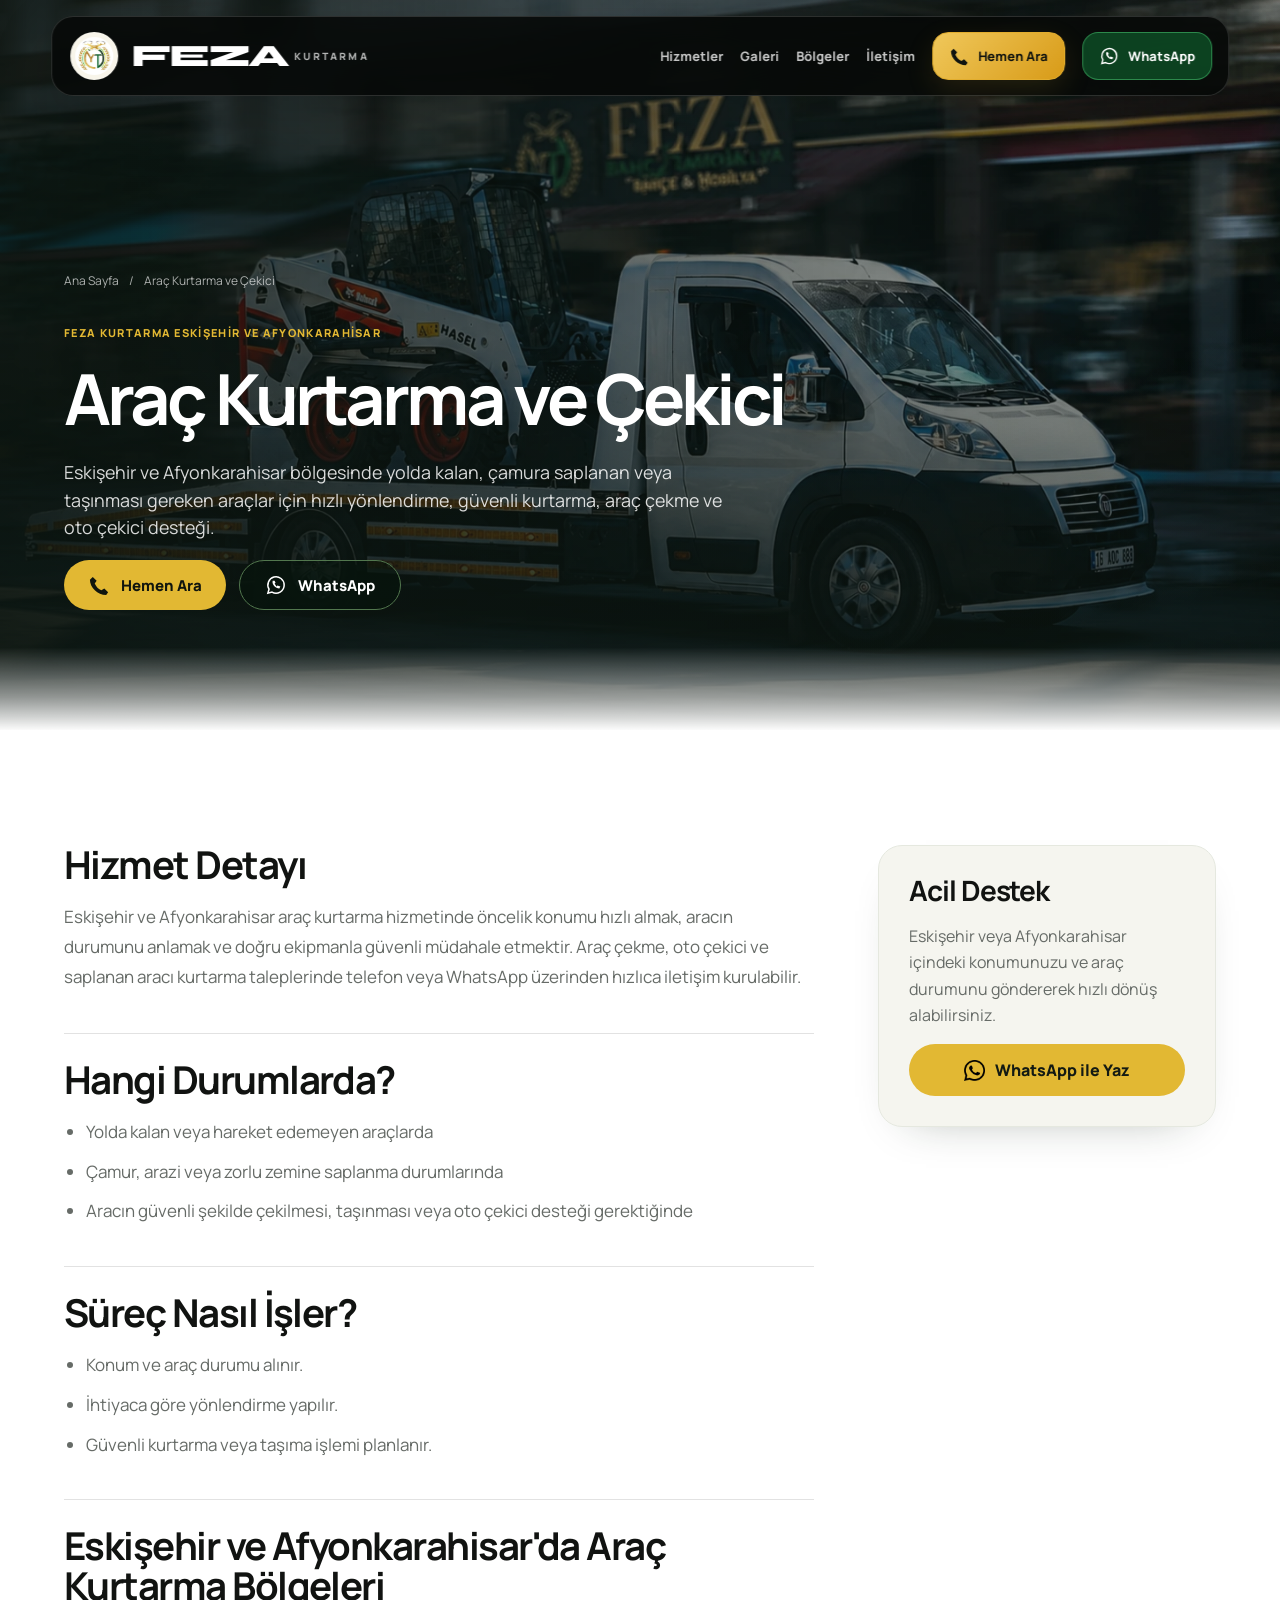
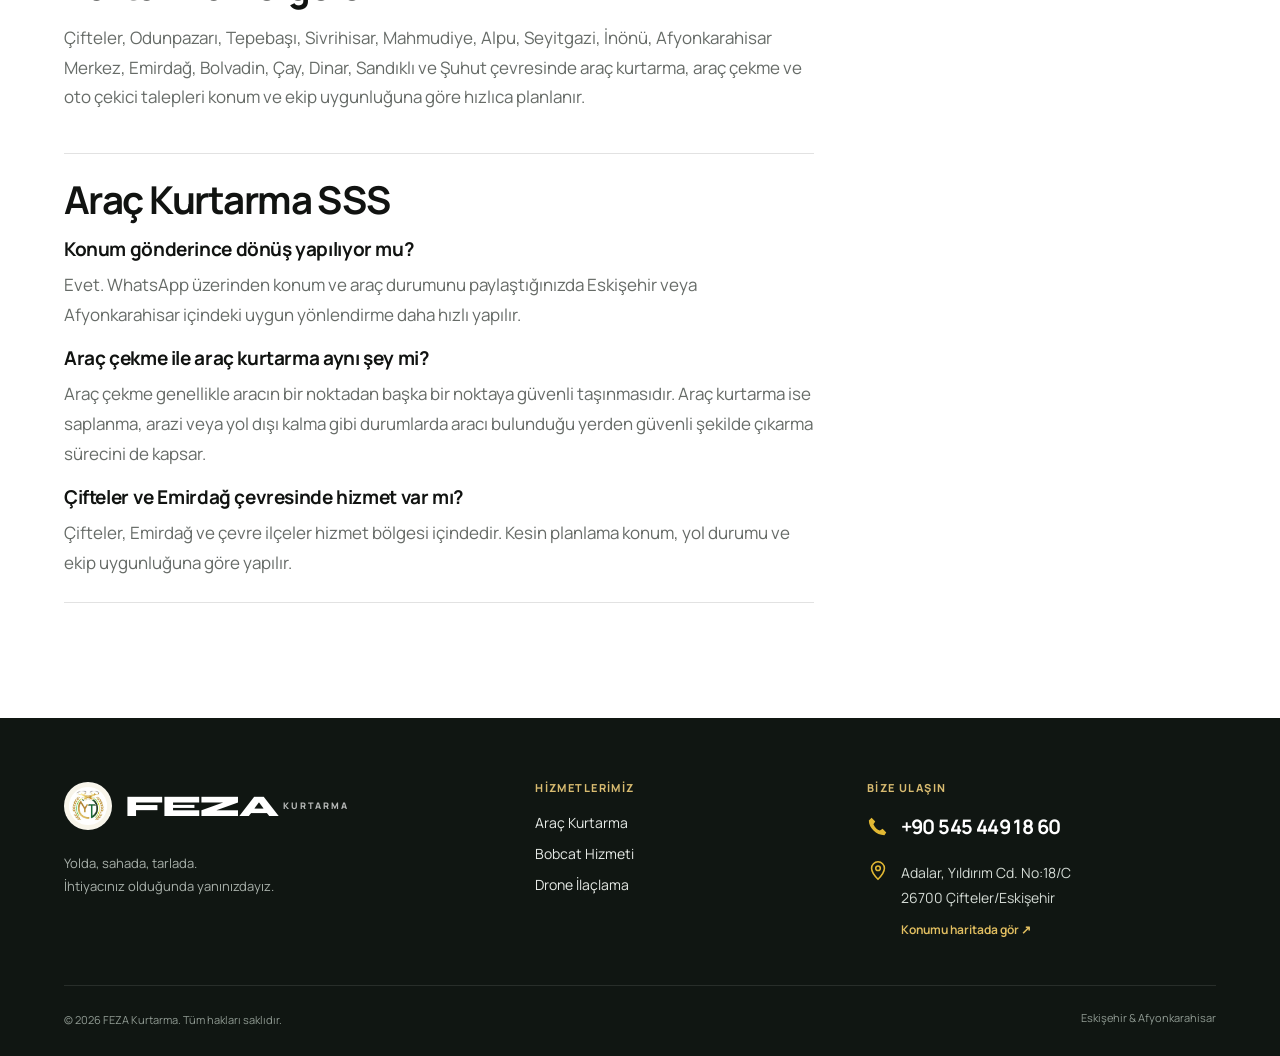
<file: arac-kurtarma.html>
<!DOCTYPE html>
<html lang="tr">
<head>
  <meta charset="UTF-8">
  <meta name="viewport" content="width=device-width, initial-scale=1.0">
  <meta name="description" content="Eskişehir ve Afyonkarahisar'da araç kurtarma, araç çekme ve oto çekici desteği. Çifteler, Emirdağ ve çevre ilçelerde FEZA Kurtarma.">
  <meta name="keywords" content="Eskişehir araç kurtarma, Eskişehir araç çekme, Eskişehir oto çekici, Afyonkarahisar araç kurtarma, Afyonkarahisar araç çekme, Çifteler araç kurtarma, Emirdağ araç çekme, Bolvadin yol yardım">
  <title>Eskişehir Afyon Araç Kurtarma ve Çekici | FEZA</title>
  <link rel="canonical" href="https://fezakurtarma.com/arac-kurtarma.html">
  <meta property="og:type" content="article">
  <meta property="og:title" content="Eskişehir ve Afyonkarahisar Araç Kurtarma ve Çekici | FEZA Kurtarma">
  <meta property="og:description" content="Eskişehir ve Afyonkarahisar bölgesinde yolda kalan, saplanan veya çekilmesi gereken araçlar için araç kurtarma, araç çekme ve oto çekici desteği.">
  <meta property="og:url" content="https://fezakurtarma.com/arac-kurtarma.html">
  <meta property="og:image" content="https://fezakurtarma.com/assets/images/arac-kurtarma-servisi.webp">
  <meta name="twitter:card" content="summary_large_image">
  <link rel="preconnect" href="https://fonts.googleapis.com">
  <link rel="preconnect" href="https://fonts.gstatic.com" crossorigin>
  <script type="application/ld+json">
    {
      "@context": "https://schema.org",
      "@graph": [
        {
          "@type": "Service",
          "name": "Eskişehir ve Afyonkarahisar Araç Kurtarma ve Araç Çekme",
          "serviceType": "Araç kurtarma, araç çekme, oto çekici ve yol yardım",
          "provider": {
            "@type": "LocalBusiness",
            "name": "FEZA Kurtarma",
            "telephone": "+905454491860",
            "url": "https://fezakurtarma.com/"
          },
          "areaServed": ["Eskişehir", "Afyonkarahisar", "Çifteler", "Odunpazarı", "Tepebaşı", "Alpu", "Sivrihisar", "Mahmudiye", "Seyitgazi", "İnönü", "Emirdağ", "Bolvadin", "Çay", "Dinar", "Sandıklı", "Şuhut"],
          "url": "https://fezakurtarma.com/arac-kurtarma.html"
        },
        {
          "@type": "BreadcrumbList",
          "itemListElement": [
            {
              "@type": "ListItem",
              "position": 1,
              "name": "Ana Sayfa",
              "item": "https://fezakurtarma.com/"
            },
            {
              "@type": "ListItem",
              "position": 2,
              "name": "Araç Kurtarma ve Çekici",
              "item": "https://fezakurtarma.com/arac-kurtarma.html"
            }
          ]
        }
      ]
    }
  </script>
  <link rel="icon" href="favicon.ico" sizes="any">
  <link rel="icon" type="image/png" sizes="48x48" href="assets/favicon-48.png">
  <link rel="icon" type="image/png" sizes="192x192" href="assets/favicon-192.png">
  <link rel="apple-touch-icon" href="assets/favicon-192.png">
  <link rel="stylesheet" href="styles.css">
  <link rel="stylesheet" href="reference-home.css">
  <link rel="stylesheet" href="site-shared.css">
  <script src="page-motion.js"></script>
</head>
<body class="reference-home detail-page">
<svg class="ref-icon-definitions" xmlns="http://www.w3.org/2000/svg" width="0" height="0" aria-hidden="true" style="position:absolute;overflow:hidden">
  <symbol id="ref-arrow" viewBox="0 0 32 24"><path d="M2 12h27M20 3l9 9-9 9" fill="none" stroke="currentColor" stroke-width="1.8" stroke-linecap="round" stroke-linejoin="round"/></symbol>
  <symbol id="ref-location" viewBox="0 0 24 24"><path d="M19 9c0 5-7 12-7 12S5 14 5 9a7 7 0 1 1 14 0Z" fill="none" stroke="currentColor" stroke-width="1.7"/><circle cx="12" cy="9" r="2.5" fill="none" stroke="currentColor" stroke-width="1.7"/></symbol>
  <symbol id="ref-phone" viewBox="0 0 24 24"><path d="m5 3 4 4-2 3c2 4 4 6 7 7l3-2 4 4-2 3C10 22 2 14 2 6Z" fill="currentColor"/></symbol>
  <symbol id="ref-whatsapp" viewBox="0 0 24 24"><path d="M20 11.5a8.5 8.5 0 0 1-12.7 7.4L3 20l1.2-4.2A8.5 8.5 0 1 1 20 11.5Z" fill="none" stroke="currentColor" stroke-width="1.6"/><path d="M8 7c-1 4 3 8 7 8l1-2-3-1-1 1-2-3 1-1-1-2Z" fill="currentColor"/></symbol>
</svg>
  <header class="ref-header" id="top">
    <a class="ref-brand" href="index.html" aria-label="FEZA Kurtarma ana sayfa">
      <img class="ref-brand-logo" src="assets/logo.png" alt="" width="48" height="48">
      <span><b>FEZA</b><em>KURTARMA</em></span>
    </a>
    <button class="ref-nav-toggle" type="button" aria-label="Menüyü aç" aria-expanded="false" aria-controls="referenceNav"><span></span><span></span></button>
    <nav class="ref-nav" id="referenceNav" aria-label="Ana menü">
      <a href="index.html#hizmetler">Hizmetler</a>
      <a href="index.html#galeri">Galeri</a>
      <a href="index.html#hizmet-bolgesi">Bölgeler</a>
      <a href="index.html#iletisim">İletişim</a>
      <a class="ref-location" href="index.html#hizmet-bolgesi"><svg><use href="#ref-location"/></svg>Eskişehir • Afyonkarahisar</a>
      <a class="ref-pill ref-call" href="tel:+905454491860"><svg><use href="#ref-phone"/></svg>Hemen Ara</a>
      <a class="ref-pill ref-whatsapp" href="https://wa.me/905454491860" target="_blank" rel="noopener"><svg><use href="#ref-whatsapp"/></svg>WhatsApp</a>
    </nav>
  </header>

  <main>
    <section class="detail-hero">
      <img src="assets/images/arac-kurtarma-servisi.webp" alt="Eskişehir araç kurtarma hizmeti" fetchpriority="high">
      <div class="detail-hero-content">
        <nav class="detail-breadcrumb" aria-label="Sayfa yolu"><a href="index.html">Ana Sayfa</a><span aria-hidden="true">/</span><span aria-current="page">Araç Kurtarma ve Çekici</span></nav>
        <p class="eyebrow">FEZA Kurtarma Eskişehir ve Afyonkarahisar</p>
        <h1>Araç Kurtarma ve Çekici</h1>
        <p>Eskişehir ve Afyonkarahisar bölgesinde yolda kalan, çamura saplanan veya taşınması gereken araçlar için hızlı yönlendirme, güvenli kurtarma, araç çekme ve oto çekici desteği.</p>
        <div class="home-hero-actions"><a class="home-hero-button home-hero-button--call" href="tel:+905454491860"><svg aria-hidden="true"><use href="#ref-phone"/></svg>Hemen Ara</a><a class="home-hero-button home-hero-button--whatsapp" href="https://wa.me/905454491860" target="_blank" rel="noopener"><svg aria-hidden="true"><use href="#ref-whatsapp"/></svg>WhatsApp</a></div>
      </div>
    </section>

    <section class="section-pad">
      <div class="detail-content">
        <div class="detail-main">
          <div class="detail-block">
            <h2>Hizmet Detayı</h2>
            <p>Eskişehir ve Afyonkarahisar araç kurtarma hizmetinde öncelik konumu hızlı almak, aracın durumunu anlamak ve doğru ekipmanla güvenli müdahale etmektir. Araç çekme, oto çekici ve saplanan aracı kurtarma taleplerinde telefon veya WhatsApp üzerinden hızlıca iletişim kurulabilir.</p>
          </div>
          <div class="detail-block">
            <h2>Hangi Durumlarda?</h2>
            <ul>
              <li>Yolda kalan veya hareket edemeyen araçlarda</li>
              <li>Çamur, arazi veya zorlu zemine saplanma durumlarında</li>
              <li>Aracın güvenli şekilde çekilmesi, taşınması veya oto çekici desteği gerektiğinde</li>
            </ul>
          </div>
          <div class="detail-block">
            <h2>Süreç Nasıl İşler?</h2>
            <ul>
              <li>Konum ve araç durumu alınır.</li>
              <li>İhtiyaca göre yönlendirme yapılır.</li>
              <li>Güvenli kurtarma veya taşıma işlemi planlanır.</li>
            </ul>
          </div>
          <div class="detail-block">
            <h2>Eskişehir ve Afyonkarahisar'da Araç Kurtarma Bölgeleri</h2>
            <p>Çifteler, Odunpazarı, Tepebaşı, Sivrihisar, Mahmudiye, Alpu, Seyitgazi, İnönü, Afyonkarahisar Merkez, Emirdağ, Bolvadin, Çay, Dinar, Sandıklı ve Şuhut çevresinde araç kurtarma, araç çekme ve oto çekici talepleri konum ve ekip uygunluğuna göre hızlıca planlanır.</p>
          </div>
          <div class="detail-block faq-inline">
            <h2>Araç Kurtarma SSS</h2>
            <h3>Konum gönderince dönüş yapılıyor mu?</h3>
            <p>Evet. WhatsApp üzerinden konum ve araç durumunu paylaştığınızda Eskişehir veya Afyonkarahisar içindeki uygun yönlendirme daha hızlı yapılır.</p>
            <h3>Araç çekme ile araç kurtarma aynı şey mi?</h3>
            <p>Araç çekme genellikle aracın bir noktadan başka bir noktaya güvenli taşınmasıdır. Araç kurtarma ise saplanma, arazi veya yol dışı kalma gibi durumlarda aracı bulunduğu yerden güvenli şekilde çıkarma sürecini de kapsar.</p>
            <h3>Çifteler ve Emirdağ çevresinde hizmet var mı?</h3>
            <p>Çifteler, Emirdağ ve çevre ilçeler hizmet bölgesi içindedir. Kesin planlama konum, yol durumu ve ekip uygunluğuna göre yapılır.</p>
          </div>
        </div>

        <aside class="detail-aside">
          <h2>Acil Destek</h2>
          <p>Eskişehir veya Afyonkarahisar içindeki konumunuzu ve araç durumunu göndererek hızlı dönüş alabilirsiniz.</p>
          <a class="button primary full" href="https://wa.me/905454491860?text=Merhaba%20Feza%20Kurtarma%2C%20ara%C3%A7%20kurtarma%20hizmeti%20i%C3%A7in%20acil%20destek%20istiyorum." target="_blank" rel="noopener"><img class="button-icon" src="assets/icons/whatsapp-dark.png" alt="">WhatsApp ile Yaz</a>
        </aside>
      </div>
    </section>
  </main>

  <footer class="site-footer" id="site-footer">
    <div class="footer-layout">
      <div class="footer-brand-block"><a class="ref-brand" href="index.html" aria-label="FEZA Kurtarma ana sayfa"><img class="ref-brand-logo" src="assets/logo.png" alt="" width="48" height="48"><span><b>FEZA</b><em>KURTARMA</em></span></a><p>Yolda, sahada, tarlada.<br>İhtiyacınız olduğunda yanınızdayız.</p></div>
      <nav class="footer-services" aria-label="Footer hizmetler"><h2>Hizmetlerimiz</h2><a href="arac-kurtarma.html">Araç Kurtarma</a><a href="bobcat-hizmeti.html">Bobcat Hizmeti</a><a href="drone-ile-tarimsal-ilaclama.html">Drone İlaçlama</a></nav>
      <div class="footer-contact"><h2>Bize ulaşın</h2><a class="footer-phone" href="tel:+905454491860"><svg aria-hidden="true"><use href="#ref-phone"/></svg>+90 545 449 18 60</a><address><a class="footer-address" href="https://www.google.com/maps/place//data=!4m2!3m1!1s0x14ce792b303f6dfb:0x8b465dcba9c3071a?sa=X&amp;ved=1t:8290&amp;ictx=111" target="_blank" rel="noopener noreferrer"><svg aria-hidden="true"><use href="#ref-location"/></svg><span>Adalar, Yıldırım Cd. No:18/C<br>26700 Çifteler/Eskişehir<small>Konumu haritada gör ↗</small></span></a></address></div>
    </div>
    <div class="footer-bottom"><p>© 2026 FEZA Kurtarma. Tüm hakları saklıdır.</p><span>Eskişehir &amp; Afyonkarahisar</span></div>
  </footer>

  <div class="mobile-actions" aria-label="Hızlı iletişim">
    <a href="tel:+905454491860"><img class="button-icon" src="assets/icons/phone-dark.png" alt="">Ara</a>
    <a href="https://wa.me/905454491860" target="_blank" rel="noopener"><img class="button-icon" src="assets/icons/whatsapp-light.png" alt="">WhatsApp</a>
  </div>

  <script src="script.js"></script>
</body>
</html>
</file>
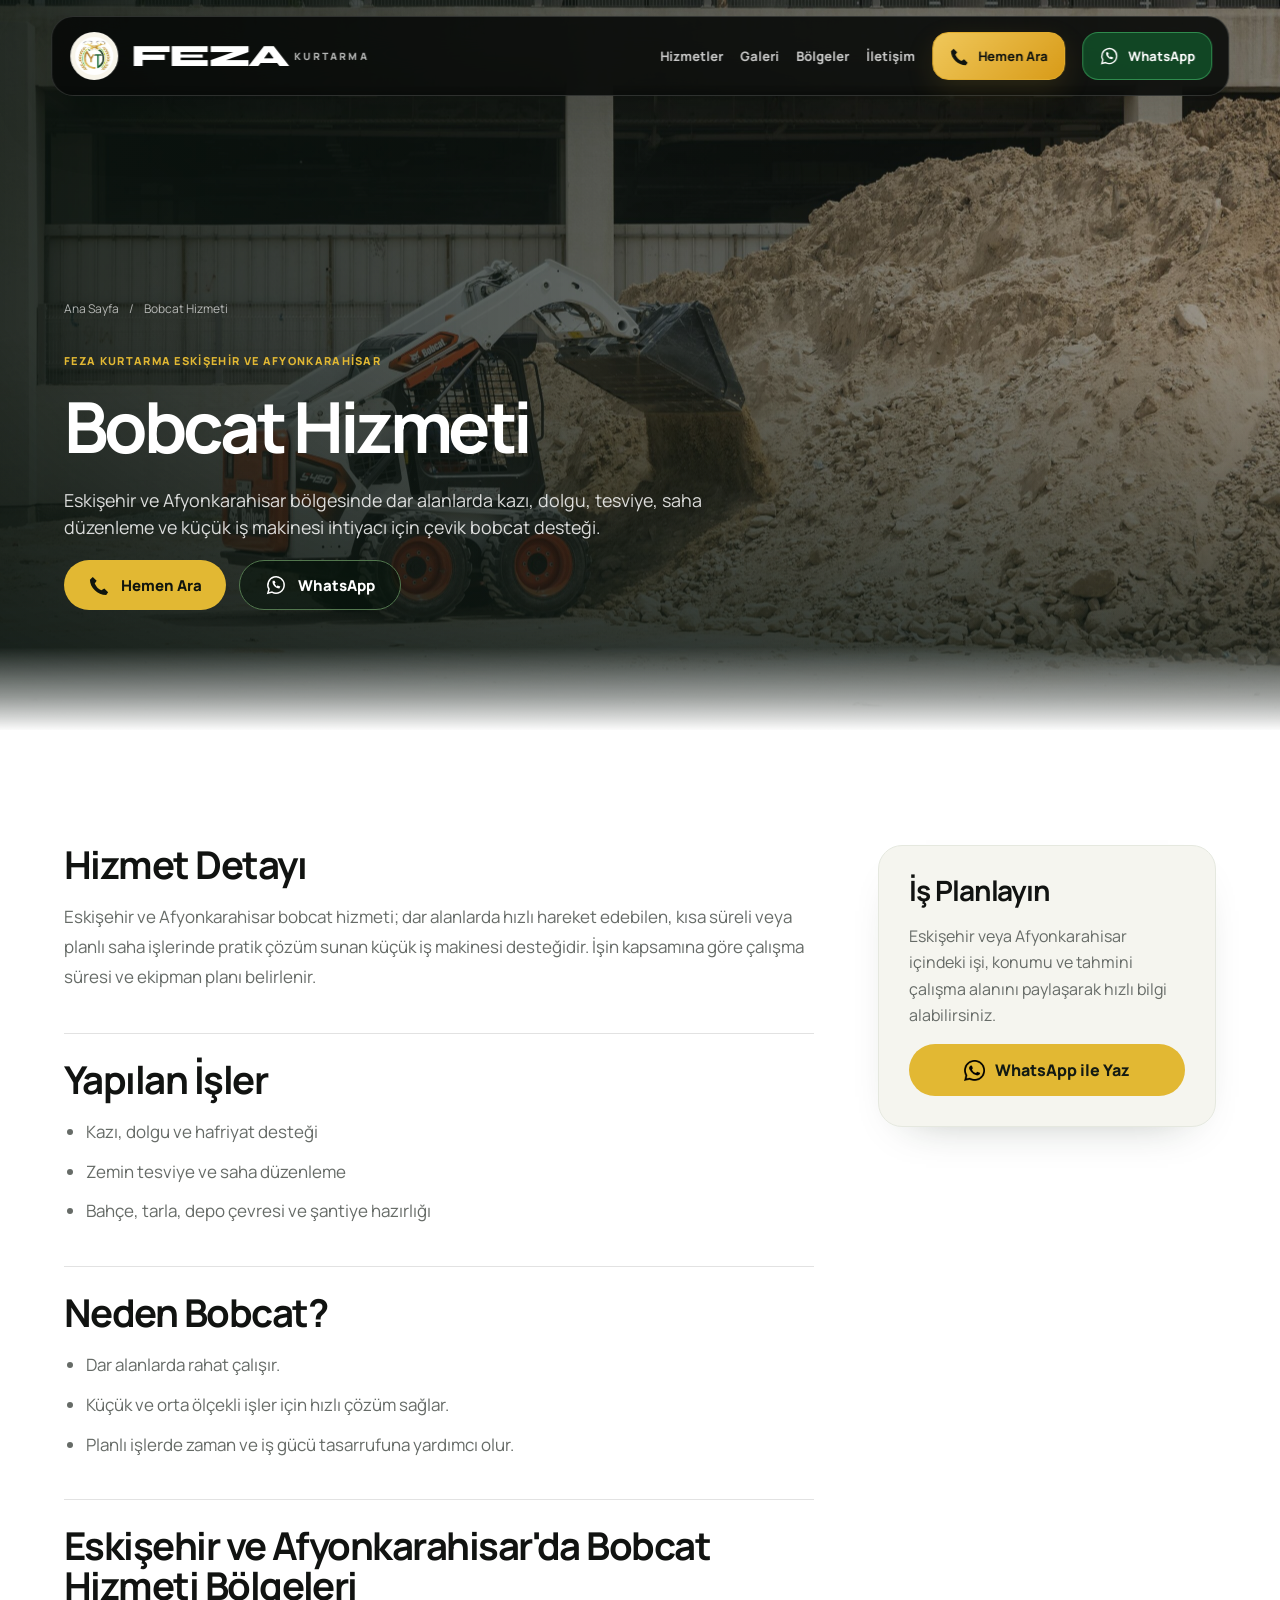
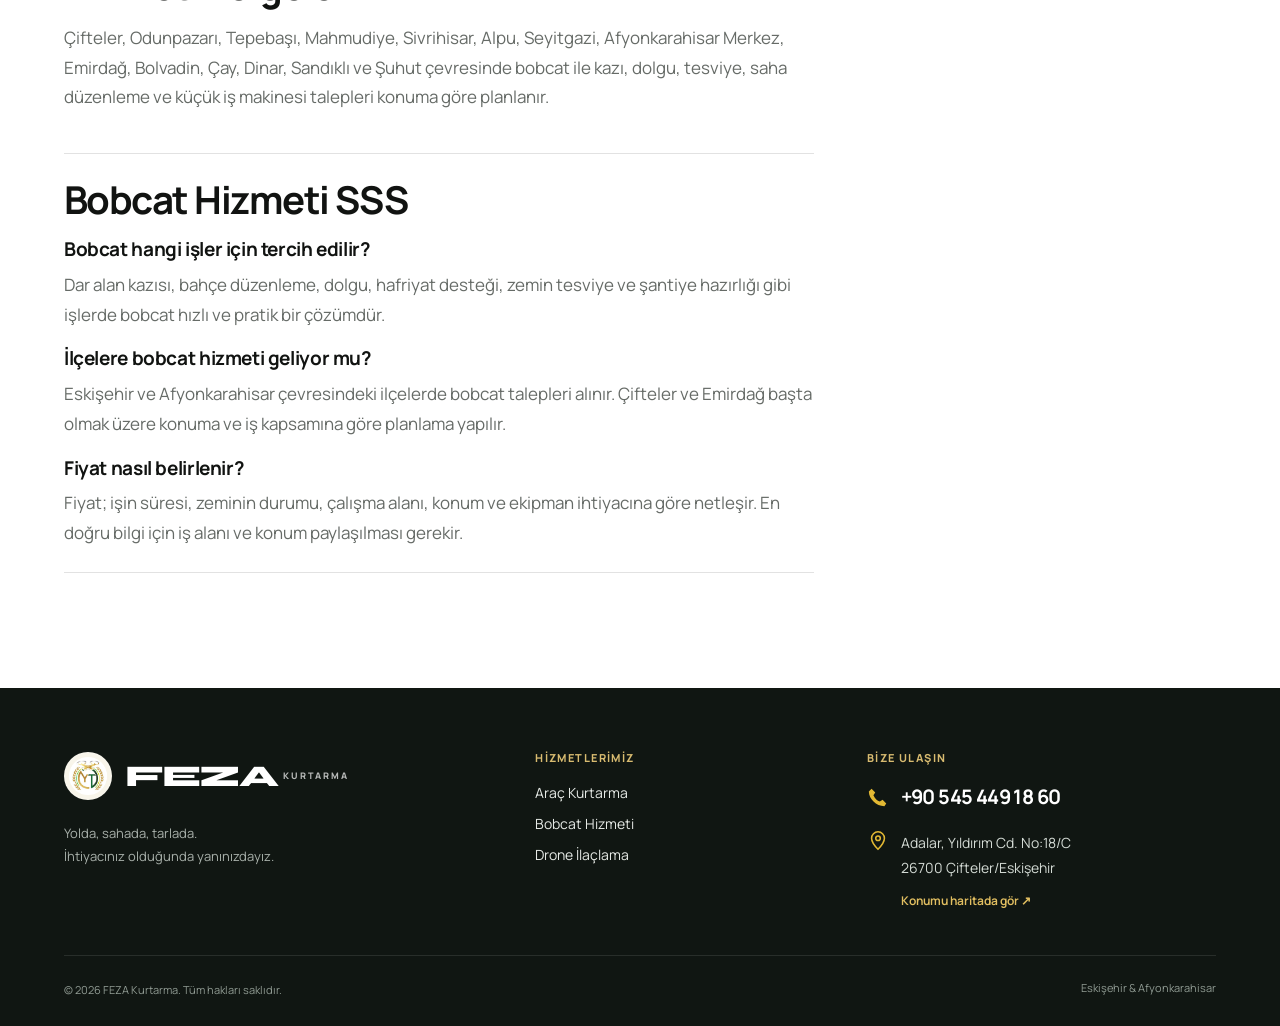
<file: bobcat-hizmeti.html>
<!DOCTYPE html>
<html lang="tr">
<head>
  <meta charset="UTF-8">
  <meta name="viewport" content="width=device-width, initial-scale=1.0">
  <meta name="description" content="Eskişehir ve Afyonkarahisar'da bobcat hizmeti. Kazı, dolgu, tesviye, saha düzenleme ve küçük iş makinesi desteği için FEZA Kurtarma.">
  <meta name="keywords" content="Eskişehir bobcat, Afyonkarahisar bobcat, Çifteler bobcat, Emirdağ bobcat, Bolvadin kazı dolgu, bobcat hizmeti, küçük iş makinesi">
  <title>Eskişehir Afyon Bobcat Hizmeti | FEZA</title>
  <link rel="canonical" href="https://fezakurtarma.com/bobcat-hizmeti.html">
  <meta property="og:type" content="article">
  <meta property="og:title" content="Eskişehir ve Afyonkarahisar Bobcat Hizmeti | FEZA Kurtarma">
  <meta property="og:description" content="Eskişehir ve Afyonkarahisar bölgesinde kazı, dolgu, tesviye, saha düzenleme ve küçük iş makinesi desteği için bobcat hizmeti.">
  <meta property="og:url" content="https://fezakurtarma.com/bobcat-hizmeti.html">
  <meta property="og:image" content="https://fezakurtarma.com/assets/images/bobcat-3.jpg">
  <meta name="twitter:card" content="summary_large_image">
  <link rel="preconnect" href="https://fonts.googleapis.com">
  <link rel="preconnect" href="https://fonts.gstatic.com" crossorigin>
  <script type="application/ld+json">
    {
      "@context": "https://schema.org",
      "@graph": [
        {
          "@type": "Service",
          "name": "Eskişehir ve Afyonkarahisar Bobcat Hizmeti",
          "serviceType": "Bobcat ile kazı, dolgu, tesviye, saha düzenleme ve küçük iş makinesi desteği",
          "provider": {
            "@type": "LocalBusiness",
            "name": "FEZA Kurtarma",
            "telephone": "+905454491860",
            "url": "https://fezakurtarma.com/"
          },
          "areaServed": ["Eskişehir", "Afyonkarahisar", "Çifteler", "Odunpazarı", "Tepebaşı", "Alpu", "Sivrihisar", "Mahmudiye", "Seyitgazi", "Emirdağ", "Bolvadin", "Çay", "Dinar", "Sandıklı", "Şuhut"],
          "url": "https://fezakurtarma.com/bobcat-hizmeti.html"
        },
        {
          "@type": "BreadcrumbList",
          "itemListElement": [
            {
              "@type": "ListItem",
              "position": 1,
              "name": "Ana Sayfa",
              "item": "https://fezakurtarma.com/"
            },
            {
              "@type": "ListItem",
              "position": 2,
              "name": "Bobcat Hizmeti",
              "item": "https://fezakurtarma.com/bobcat-hizmeti.html"
            }
          ]
        }
      ]
    }
  </script>
  <link rel="icon" href="favicon.ico" sizes="any">
  <link rel="icon" type="image/png" sizes="48x48" href="assets/favicon-48.png">
  <link rel="icon" type="image/png" sizes="192x192" href="assets/favicon-192.png">
  <link rel="apple-touch-icon" href="assets/favicon-192.png">
  <link rel="stylesheet" href="styles.css">
  <link rel="stylesheet" href="reference-home.css">
  <link rel="stylesheet" href="site-shared.css">
  <script src="page-motion.js"></script>
</head>
<body class="reference-home detail-page">
<svg class="ref-icon-definitions" xmlns="http://www.w3.org/2000/svg" width="0" height="0" aria-hidden="true" style="position:absolute;overflow:hidden">
  <symbol id="ref-arrow" viewBox="0 0 32 24"><path d="M2 12h27M20 3l9 9-9 9" fill="none" stroke="currentColor" stroke-width="1.8" stroke-linecap="round" stroke-linejoin="round"/></symbol>
  <symbol id="ref-location" viewBox="0 0 24 24"><path d="M19 9c0 5-7 12-7 12S5 14 5 9a7 7 0 1 1 14 0Z" fill="none" stroke="currentColor" stroke-width="1.7"/><circle cx="12" cy="9" r="2.5" fill="none" stroke="currentColor" stroke-width="1.7"/></symbol>
  <symbol id="ref-phone" viewBox="0 0 24 24"><path d="m5 3 4 4-2 3c2 4 4 6 7 7l3-2 4 4-2 3C10 22 2 14 2 6Z" fill="currentColor"/></symbol>
  <symbol id="ref-whatsapp" viewBox="0 0 24 24"><path d="M20 11.5a8.5 8.5 0 0 1-12.7 7.4L3 20l1.2-4.2A8.5 8.5 0 1 1 20 11.5Z" fill="none" stroke="currentColor" stroke-width="1.6"/><path d="M8 7c-1 4 3 8 7 8l1-2-3-1-1 1-2-3 1-1-1-2Z" fill="currentColor"/></symbol>
</svg>
  <header class="ref-header" id="top">
    <a class="ref-brand" href="index.html" aria-label="FEZA Kurtarma ana sayfa">
      <img class="ref-brand-logo" src="assets/logo.png" alt="" width="48" height="48">
      <span><b>FEZA</b><em>KURTARMA</em></span>
    </a>
    <button class="ref-nav-toggle" type="button" aria-label="Menüyü aç" aria-expanded="false" aria-controls="referenceNav"><span></span><span></span></button>
    <nav class="ref-nav" id="referenceNav" aria-label="Ana menü">
      <a href="index.html#hizmetler">Hizmetler</a>
      <a href="index.html#galeri">Galeri</a>
      <a href="index.html#hizmet-bolgesi">Bölgeler</a>
      <a href="index.html#iletisim">İletişim</a>
      <a class="ref-location" href="index.html#hizmet-bolgesi"><svg><use href="#ref-location"/></svg>Eskişehir • Afyonkarahisar</a>
      <a class="ref-pill ref-call" href="tel:+905454491860"><svg><use href="#ref-phone"/></svg>Hemen Ara</a>
      <a class="ref-pill ref-whatsapp" href="https://wa.me/905454491860" target="_blank" rel="noopener"><svg><use href="#ref-whatsapp"/></svg>WhatsApp</a>
    </nav>
  </header>

  <main>
    <section class="detail-hero">
      <img src="assets/images/bobcat-3.jpg" alt="Eskişehir bobcat hizmeti" fetchpriority="high">
      <div class="detail-hero-content">
        <nav class="detail-breadcrumb" aria-label="Sayfa yolu"><a href="index.html">Ana Sayfa</a><span aria-hidden="true">/</span><span aria-current="page">Bobcat Hizmeti</span></nav>
        <p class="eyebrow">FEZA Kurtarma Eskişehir ve Afyonkarahisar</p>
        <h1>Bobcat Hizmeti</h1>
        <p>Eskişehir ve Afyonkarahisar bölgesinde dar alanlarda kazı, dolgu, tesviye, saha düzenleme ve küçük iş makinesi ihtiyacı için çevik bobcat desteği.</p>
        <div class="home-hero-actions"><a class="home-hero-button home-hero-button--call" href="tel:+905454491860"><svg aria-hidden="true"><use href="#ref-phone"/></svg>Hemen Ara</a><a class="home-hero-button home-hero-button--whatsapp" href="https://wa.me/905454491860" target="_blank" rel="noopener"><svg aria-hidden="true"><use href="#ref-whatsapp"/></svg>WhatsApp</a></div>
      </div>
    </section>

    <section class="section-pad">
      <div class="detail-content">
        <div class="detail-main">
          <div class="detail-block">
            <h2>Hizmet Detayı</h2>
            <p>Eskişehir ve Afyonkarahisar bobcat hizmeti; dar alanlarda hızlı hareket edebilen, kısa süreli veya planlı saha işlerinde pratik çözüm sunan küçük iş makinesi desteğidir. İşin kapsamına göre çalışma süresi ve ekipman planı belirlenir.</p>
          </div>
          <div class="detail-block">
            <h2>Yapılan İşler</h2>
            <ul>
              <li>Kazı, dolgu ve hafriyat desteği</li>
              <li>Zemin tesviye ve saha düzenleme</li>
              <li>Bahçe, tarla, depo çevresi ve şantiye hazırlığı</li>
            </ul>
          </div>
          <div class="detail-block">
            <h2>Neden Bobcat?</h2>
            <ul>
              <li>Dar alanlarda rahat çalışır.</li>
              <li>Küçük ve orta ölçekli işler için hızlı çözüm sağlar.</li>
              <li>Planlı işlerde zaman ve iş gücü tasarrufuna yardımcı olur.</li>
            </ul>
          </div>
          <div class="detail-block">
            <h2>Eskişehir ve Afyonkarahisar'da Bobcat Hizmeti Bölgeleri</h2>
            <p>Çifteler, Odunpazarı, Tepebaşı, Mahmudiye, Sivrihisar, Alpu, Seyitgazi, Afyonkarahisar Merkez, Emirdağ, Bolvadin, Çay, Dinar, Sandıklı ve Şuhut çevresinde bobcat ile kazı, dolgu, tesviye, saha düzenleme ve küçük iş makinesi talepleri konuma göre planlanır.</p>
          </div>
          <div class="detail-block faq-inline">
            <h2>Bobcat Hizmeti SSS</h2>
            <h3>Bobcat hangi işler için tercih edilir?</h3>
            <p>Dar alan kazısı, bahçe düzenleme, dolgu, hafriyat desteği, zemin tesviye ve şantiye hazırlığı gibi işlerde bobcat hızlı ve pratik bir çözümdür.</p>
            <h3>İlçelere bobcat hizmeti geliyor mu?</h3>
            <p>Eskişehir ve Afyonkarahisar çevresindeki ilçelerde bobcat talepleri alınır. Çifteler ve Emirdağ başta olmak üzere konuma ve iş kapsamına göre planlama yapılır.</p>
            <h3>Fiyat nasıl belirlenir?</h3>
            <p>Fiyat; işin süresi, zeminin durumu, çalışma alanı, konum ve ekipman ihtiyacına göre netleşir. En doğru bilgi için iş alanı ve konum paylaşılması gerekir.</p>
          </div>
        </div>

        <aside class="detail-aside">
          <h2>İş Planlayın</h2>
          <p>Eskişehir veya Afyonkarahisar içindeki işi, konumu ve tahmini çalışma alanını paylaşarak hızlı bilgi alabilirsiniz.</p>
          <a class="button primary full" href="https://wa.me/905454491860?text=Merhaba%20Feza%20Kurtarma%2C%20bobcat%20hizmeti%20i%C3%A7in%20bilgi%20almak%20istiyorum." target="_blank" rel="noopener"><img class="button-icon" src="assets/icons/whatsapp-dark.png" alt="">WhatsApp ile Yaz</a>
        </aside>
      </div>
    </section>
  </main>

  <footer class="site-footer" id="site-footer">
    <div class="footer-layout">
      <div class="footer-brand-block"><a class="ref-brand" href="index.html" aria-label="FEZA Kurtarma ana sayfa"><img class="ref-brand-logo" src="assets/logo.png" alt="" width="48" height="48"><span><b>FEZA</b><em>KURTARMA</em></span></a><p>Yolda, sahada, tarlada.<br>İhtiyacınız olduğunda yanınızdayız.</p></div>
      <nav class="footer-services" aria-label="Footer hizmetler"><h2>Hizmetlerimiz</h2><a href="arac-kurtarma.html">Araç Kurtarma</a><a href="bobcat-hizmeti.html">Bobcat Hizmeti</a><a href="drone-ile-tarimsal-ilaclama.html">Drone İlaçlama</a></nav>
      <div class="footer-contact"><h2>Bize ulaşın</h2><a class="footer-phone" href="tel:+905454491860"><svg aria-hidden="true"><use href="#ref-phone"/></svg>+90 545 449 18 60</a><address><a class="footer-address" href="https://www.google.com/maps/place//data=!4m2!3m1!1s0x14ce792b303f6dfb:0x8b465dcba9c3071a?sa=X&amp;ved=1t:8290&amp;ictx=111" target="_blank" rel="noopener noreferrer"><svg aria-hidden="true"><use href="#ref-location"/></svg><span>Adalar, Yıldırım Cd. No:18/C<br>26700 Çifteler/Eskişehir<small>Konumu haritada gör ↗</small></span></a></address></div>
    </div>
    <div class="footer-bottom"><p>© 2026 FEZA Kurtarma. Tüm hakları saklıdır.</p><span>Eskişehir &amp; Afyonkarahisar</span></div>
  </footer>

  <div class="mobile-actions" aria-label="Hızlı iletişim">
    <a href="tel:+905454491860"><img class="button-icon" src="assets/icons/phone-dark.png" alt="">Ara</a>
    <a href="https://wa.me/905454491860" target="_blank" rel="noopener"><img class="button-icon" src="assets/icons/whatsapp-light.png" alt="">WhatsApp</a>
  </div>

  <script src="script.js"></script>
</body>
</html>
</file>
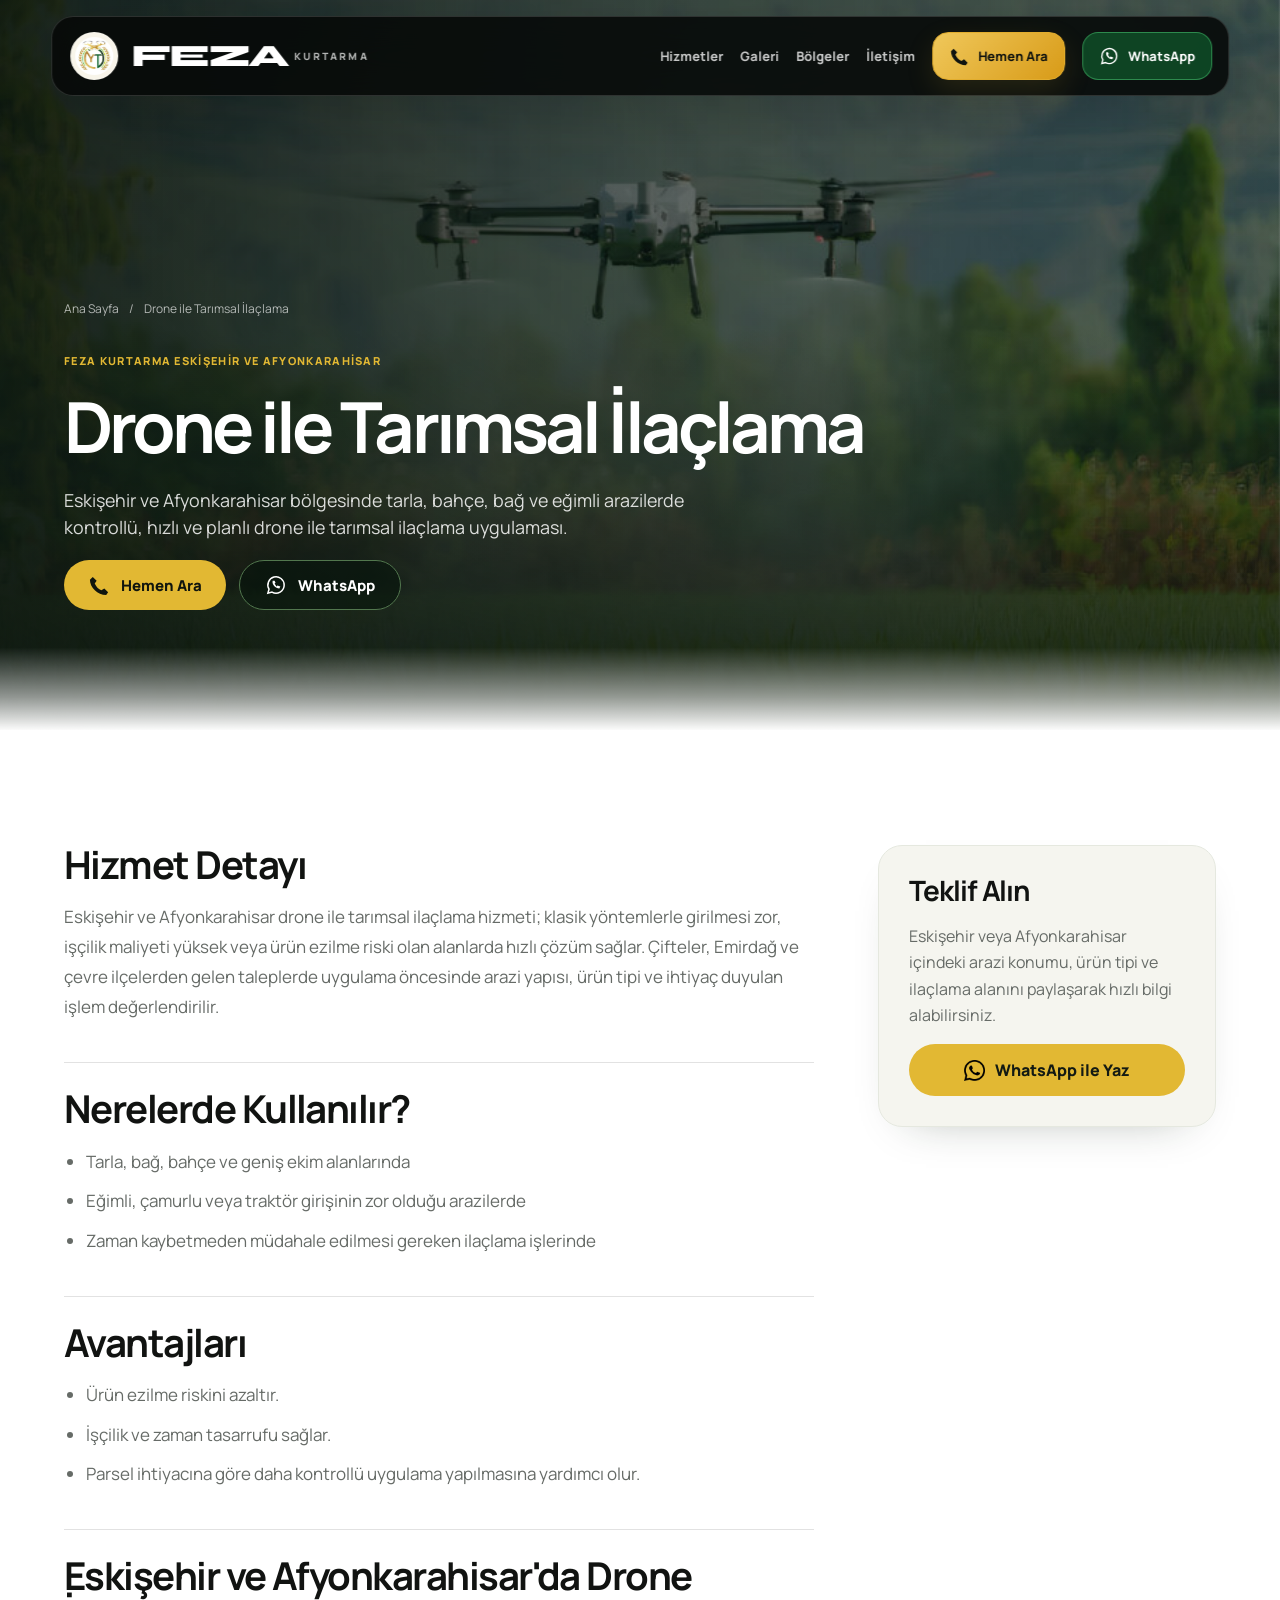
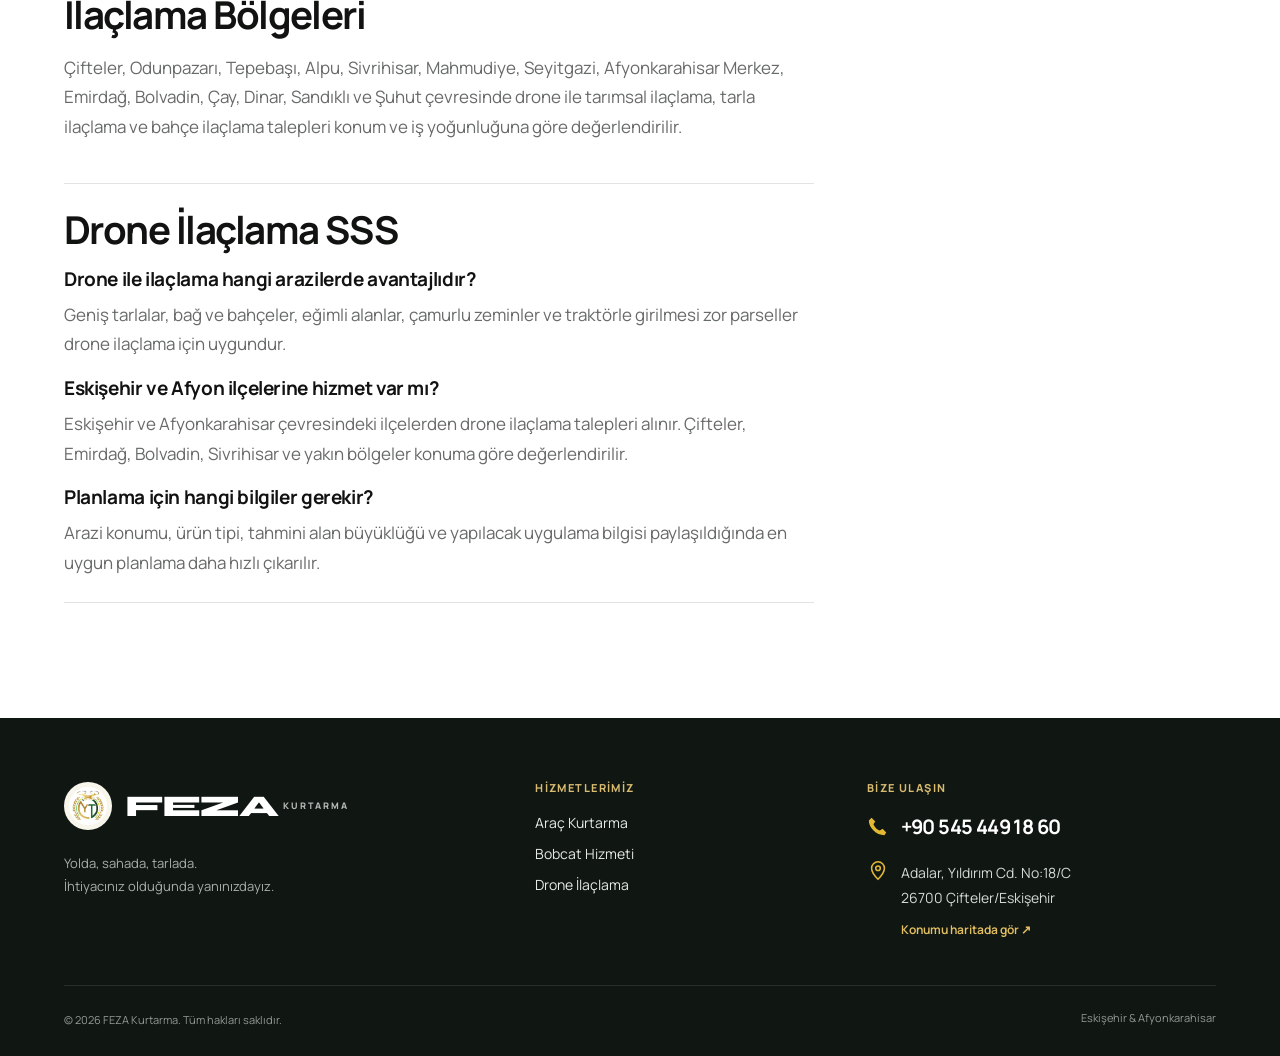
<file: drone-ile-tarimsal-ilaclama.html>
<!DOCTYPE html>
<html lang="tr">
<head>
  <meta charset="UTF-8">
  <meta name="viewport" content="width=device-width, initial-scale=1.0">
  <meta name="description" content="Eskişehir ve Afyonkarahisar'da drone ile tarımsal ilaçlama. Çifteler, Emirdağ ve çevre ilçelerde tarla, bahçe ve arazi ilaçlama.">
  <meta name="keywords" content="Eskişehir drone ilaçlama, Eskişehir tarımsal ilaçlama, Afyonkarahisar drone ilaçlama, Afyonkarahisar tarımsal ilaçlama, Çifteler drone ilaçlama, Emirdağ drone ilaçlama, Bolvadin tarımsal ilaçlama">
  <title>Eskişehir Afyon Drone İlaçlama | FEZA</title>
  <link rel="canonical" href="https://fezakurtarma.com/drone-ile-tarimsal-ilaclama.html">
  <meta property="og:type" content="article">
  <meta property="og:title" content="Eskişehir ve Afyonkarahisar Drone ile Tarımsal İlaçlama | FEZA Kurtarma">
  <meta property="og:description" content="Eskişehir ve Afyonkarahisar bölgesinde tarla, bahçe, bağ ve eğimli araziler için drone ile tarımsal ilaçlama.">
  <meta property="og:url" content="https://fezakurtarma.com/drone-ile-tarimsal-ilaclama.html">
  <meta property="og:image" content="https://fezakurtarma.com/assets/images/Drone-2.jpg">
  <meta name="twitter:card" content="summary_large_image">
  <link rel="preconnect" href="https://fonts.googleapis.com">
  <link rel="preconnect" href="https://fonts.gstatic.com" crossorigin>
  <script type="application/ld+json">
    {
      "@context": "https://schema.org",
      "@graph": [
        {
          "@type": "Service",
          "name": "Eskişehir ve Afyonkarahisar Drone ile Tarımsal İlaçlama",
          "serviceType": "Drone ile tarımsal ilaçlama",
          "provider": {
            "@type": "LocalBusiness",
            "name": "FEZA Kurtarma",
            "telephone": "+905454491860",
            "url": "https://fezakurtarma.com/"
          },
          "areaServed": ["Eskişehir", "Afyonkarahisar", "Çifteler", "Odunpazarı", "Tepebaşı", "Alpu", "Sivrihisar", "Mahmudiye", "Seyitgazi", "Emirdağ", "Bolvadin", "Çay", "Dinar", "Sandıklı", "Şuhut"],
          "url": "https://fezakurtarma.com/drone-ile-tarimsal-ilaclama.html"
        },
        {
          "@type": "BreadcrumbList",
          "itemListElement": [
            {
              "@type": "ListItem",
              "position": 1,
              "name": "Ana Sayfa",
              "item": "https://fezakurtarma.com/"
            },
            {
              "@type": "ListItem",
              "position": 2,
              "name": "Drone ile Tarımsal İlaçlama",
              "item": "https://fezakurtarma.com/drone-ile-tarimsal-ilaclama.html"
            }
          ]
        }
      ]
    }
  </script>
  <link rel="icon" href="favicon.ico" sizes="any">
  <link rel="icon" type="image/png" sizes="48x48" href="assets/favicon-48.png">
  <link rel="icon" type="image/png" sizes="192x192" href="assets/favicon-192.png">
  <link rel="apple-touch-icon" href="assets/favicon-192.png">
  <link rel="stylesheet" href="styles.css">
  <link rel="stylesheet" href="reference-home.css">
  <link rel="stylesheet" href="site-shared.css">
  <script src="page-motion.js"></script>
</head>
<body class="reference-home detail-page">
<svg class="ref-icon-definitions" xmlns="http://www.w3.org/2000/svg" width="0" height="0" aria-hidden="true" style="position:absolute;overflow:hidden">
  <symbol id="ref-arrow" viewBox="0 0 32 24"><path d="M2 12h27M20 3l9 9-9 9" fill="none" stroke="currentColor" stroke-width="1.8" stroke-linecap="round" stroke-linejoin="round"/></symbol>
  <symbol id="ref-location" viewBox="0 0 24 24"><path d="M19 9c0 5-7 12-7 12S5 14 5 9a7 7 0 1 1 14 0Z" fill="none" stroke="currentColor" stroke-width="1.7"/><circle cx="12" cy="9" r="2.5" fill="none" stroke="currentColor" stroke-width="1.7"/></symbol>
  <symbol id="ref-phone" viewBox="0 0 24 24"><path d="m5 3 4 4-2 3c2 4 4 6 7 7l3-2 4 4-2 3C10 22 2 14 2 6Z" fill="currentColor"/></symbol>
  <symbol id="ref-whatsapp" viewBox="0 0 24 24"><path d="M20 11.5a8.5 8.5 0 0 1-12.7 7.4L3 20l1.2-4.2A8.5 8.5 0 1 1 20 11.5Z" fill="none" stroke="currentColor" stroke-width="1.6"/><path d="M8 7c-1 4 3 8 7 8l1-2-3-1-1 1-2-3 1-1-1-2Z" fill="currentColor"/></symbol>
</svg>
  <header class="ref-header" id="top">
    <a class="ref-brand" href="index.html" aria-label="FEZA Kurtarma ana sayfa">
      <img class="ref-brand-logo" src="assets/logo.png" alt="" width="48" height="48">
      <span><b>FEZA</b><em>KURTARMA</em></span>
    </a>
    <button class="ref-nav-toggle" type="button" aria-label="Menüyü aç" aria-expanded="false" aria-controls="referenceNav"><span></span><span></span></button>
    <nav class="ref-nav" id="referenceNav" aria-label="Ana menü">
      <a href="index.html#hizmetler">Hizmetler</a>
      <a href="index.html#galeri">Galeri</a>
      <a href="index.html#hizmet-bolgesi">Bölgeler</a>
      <a href="index.html#iletisim">İletişim</a>
      <a class="ref-location" href="index.html#hizmet-bolgesi"><svg><use href="#ref-location"/></svg>Eskişehir • Afyonkarahisar</a>
      <a class="ref-pill ref-call" href="tel:+905454491860"><svg><use href="#ref-phone"/></svg>Hemen Ara</a>
      <a class="ref-pill ref-whatsapp" href="https://wa.me/905454491860" target="_blank" rel="noopener"><svg><use href="#ref-whatsapp"/></svg>WhatsApp</a>
    </nav>
  </header>

  <main>
    <section class="detail-hero">
      <img src="assets/images/Drone-2.jpg" alt="Eskişehir drone ile tarımsal ilaçlama hizmeti" fetchpriority="high">
      <div class="detail-hero-content">
        <nav class="detail-breadcrumb" aria-label="Sayfa yolu"><a href="index.html">Ana Sayfa</a><span aria-hidden="true">/</span><span aria-current="page">Drone ile Tarımsal İlaçlama</span></nav>
        <p class="eyebrow">FEZA Kurtarma Eskişehir ve Afyonkarahisar</p>
        <h1>Drone ile Tarımsal İlaçlama</h1>
        <p>Eskişehir ve Afyonkarahisar bölgesinde tarla, bahçe, bağ ve eğimli arazilerde kontrollü, hızlı ve planlı drone ile tarımsal ilaçlama uygulaması.</p>
        <div class="home-hero-actions"><a class="home-hero-button home-hero-button--call" href="tel:+905454491860"><svg aria-hidden="true"><use href="#ref-phone"/></svg>Hemen Ara</a><a class="home-hero-button home-hero-button--whatsapp" href="https://wa.me/905454491860" target="_blank" rel="noopener"><svg aria-hidden="true"><use href="#ref-whatsapp"/></svg>WhatsApp</a></div>
      </div>
    </section>

    <section class="section-pad">
      <div class="detail-content">
        <div class="detail-main">
          <div class="detail-block">
            <h2>Hizmet Detayı</h2>
            <p>Eskişehir ve Afyonkarahisar drone ile tarımsal ilaçlama hizmeti; klasik yöntemlerle girilmesi zor, işçilik maliyeti yüksek veya ürün ezilme riski olan alanlarda hızlı çözüm sağlar. Çifteler, Emirdağ ve çevre ilçelerden gelen taleplerde uygulama öncesinde arazi yapısı, ürün tipi ve ihtiyaç duyulan işlem değerlendirilir.</p>
          </div>
          <div class="detail-block">
            <h2>Nerelerde Kullanılır?</h2>
            <ul>
              <li>Tarla, bağ, bahçe ve geniş ekim alanlarında</li>
              <li>Eğimli, çamurlu veya traktör girişinin zor olduğu arazilerde</li>
              <li>Zaman kaybetmeden müdahale edilmesi gereken ilaçlama işlerinde</li>
            </ul>
          </div>
          <div class="detail-block">
            <h2>Avantajları</h2>
            <ul>
              <li>Ürün ezilme riskini azaltır.</li>
              <li>İşçilik ve zaman tasarrufu sağlar.</li>
              <li>Parsel ihtiyacına göre daha kontrollü uygulama yapılmasına yardımcı olur.</li>
            </ul>
          </div>
          <div class="detail-block">
            <h2>Eskişehir ve Afyonkarahisar'da Drone İlaçlama Bölgeleri</h2>
            <p>Çifteler, Odunpazarı, Tepebaşı, Alpu, Sivrihisar, Mahmudiye, Seyitgazi, Afyonkarahisar Merkez, Emirdağ, Bolvadin, Çay, Dinar, Sandıklı ve Şuhut çevresinde drone ile tarımsal ilaçlama, tarla ilaçlama ve bahçe ilaçlama talepleri konum ve iş yoğunluğuna göre değerlendirilir.</p>
          </div>
          <div class="detail-block faq-inline">
            <h2>Drone İlaçlama SSS</h2>
            <h3>Drone ile ilaçlama hangi arazilerde avantajlıdır?</h3>
            <p>Geniş tarlalar, bağ ve bahçeler, eğimli alanlar, çamurlu zeminler ve traktörle girilmesi zor parseller drone ilaçlama için uygundur.</p>
            <h3>Eskişehir ve Afyon ilçelerine hizmet var mı?</h3>
            <p>Eskişehir ve Afyonkarahisar çevresindeki ilçelerden drone ilaçlama talepleri alınır. Çifteler, Emirdağ, Bolvadin, Sivrihisar ve yakın bölgeler konuma göre değerlendirilir.</p>
            <h3>Planlama için hangi bilgiler gerekir?</h3>
            <p>Arazi konumu, ürün tipi, tahmini alan büyüklüğü ve yapılacak uygulama bilgisi paylaşıldığında en uygun planlama daha hızlı çıkarılır.</p>
          </div>
        </div>

        <aside class="detail-aside">
          <h2>Teklif Alın</h2>
          <p>Eskişehir veya Afyonkarahisar içindeki arazi konumu, ürün tipi ve ilaçlama alanını paylaşarak hızlı bilgi alabilirsiniz.</p>
          <a class="button primary full" href="https://wa.me/905454491860?text=Merhaba%20Feza%20Kurtarma%2C%20drone%20ile%20tar%C4%B1msal%20ila%C3%A7lama%20hizmeti%20i%C3%A7in%20bilgi%20almak%20istiyorum." target="_blank" rel="noopener"><img class="button-icon" src="assets/icons/whatsapp-dark.png" alt="">WhatsApp ile Yaz</a>
        </aside>
      </div>
    </section>
  </main>

  <footer class="site-footer" id="site-footer">
    <div class="footer-layout">
      <div class="footer-brand-block"><a class="ref-brand" href="index.html" aria-label="FEZA Kurtarma ana sayfa"><img class="ref-brand-logo" src="assets/logo.png" alt="" width="48" height="48"><span><b>FEZA</b><em>KURTARMA</em></span></a><p>Yolda, sahada, tarlada.<br>İhtiyacınız olduğunda yanınızdayız.</p></div>
      <nav class="footer-services" aria-label="Footer hizmetler"><h2>Hizmetlerimiz</h2><a href="arac-kurtarma.html">Araç Kurtarma</a><a href="bobcat-hizmeti.html">Bobcat Hizmeti</a><a href="drone-ile-tarimsal-ilaclama.html">Drone İlaçlama</a></nav>
      <div class="footer-contact"><h2>Bize ulaşın</h2><a class="footer-phone" href="tel:+905454491860"><svg aria-hidden="true"><use href="#ref-phone"/></svg>+90 545 449 18 60</a><address><a class="footer-address" href="https://www.google.com/maps/place//data=!4m2!3m1!1s0x14ce792b303f6dfb:0x8b465dcba9c3071a?sa=X&amp;ved=1t:8290&amp;ictx=111" target="_blank" rel="noopener noreferrer"><svg aria-hidden="true"><use href="#ref-location"/></svg><span>Adalar, Yıldırım Cd. No:18/C<br>26700 Çifteler/Eskişehir<small>Konumu haritada gör ↗</small></span></a></address></div>
    </div>
    <div class="footer-bottom"><p>© 2026 FEZA Kurtarma. Tüm hakları saklıdır.</p><span>Eskişehir &amp; Afyonkarahisar</span></div>
  </footer>

  <div class="mobile-actions" aria-label="Hızlı iletişim">
    <a href="tel:+905454491860"><img class="button-icon" src="assets/icons/phone-dark.png" alt="">Ara</a>
    <a href="https://wa.me/905454491860" target="_blank" rel="noopener"><img class="button-icon" src="assets/icons/whatsapp-light.png" alt="">WhatsApp</a>
  </div>

  <script src="script.js"></script>
</body>
</html>
</file>
<file: styles.css>
@import url("https://fonts.googleapis.com/css2?family=Manrope:wght@400;500;600;700;800&family=Syne:wght@600;700;800&display=swap");

:root {
  --ink: #111311;
  --muted: #666b67;
  --paper: #f3f1eb;
  --surface: #ffffff;
  --field: #24683f;
  --field-dark: #111813;
  --signal: #e2ad2e;
  --clay: #b75536;
  --line: rgba(17, 19, 17, 0.12);
  --shadow: 0 30px 90px rgba(10, 16, 12, 0.16);
}

* {
  box-sizing: border-box;
}

html {
  scroll-behavior: smooth;
}

body {
  margin: 0;
  font-family: "Manrope", ui-sans-serif, system-ui, -apple-system, BlinkMacSystemFont, "Segoe UI", sans-serif;
  color: var(--ink);
  background: var(--paper);
}

img {
  display: block;
  max-width: 100%;
}

a {
  color: inherit;
  text-decoration: none;
}

.site-header {
  position: fixed;
  z-index: 20;
  top: 0;
  left: 0;
  right: 0;
  display: flex;
  align-items: center;
  justify-content: space-between;
  gap: 20px;
  padding: 18px clamp(18px, 4vw, 56px);
  color: #fff;
  transition: background 0.25s ease, box-shadow 0.25s ease, padding 0.25s ease;
}

.site-header.scrolled {
  padding-block: 12px;
  background: rgba(19, 32, 27, 0.92);
  box-shadow: 0 12px 40px rgba(0, 0, 0, 0.18);
  backdrop-filter: blur(16px);
}

.brand {
  display: inline-flex;
  align-items: center;
  gap: 10px;
  letter-spacing: 0;
}

.brand > span {
  font-family: "Syne", sans-serif;
  font-size: clamp(41px, 2.2vw, 30px);
  font-weight: 400;
  line-height: 1;
}

.brand-logo {
  display: block;
  width: 48px;
  height: 48px;
  border: 1px solid rgba(255, 255, 255, 0.18);
  border-radius: 50%;
  background: var(--signal);
  object-fit: contain;
  padding: 1px;
}

.site-nav {
  display: flex;
  align-items: center;
  gap: 8px;
}

.site-nav a {
  padding: 10px 14px;
  border-radius: 999px;
  font-size: 15px;
  font-weight: 700;
}

.site-nav a:hover {
  background: rgba(255, 255, 255, 0.16);
}

.nav-call {
  display: inline-flex;
  align-items: center;
  gap: 8px;
  background: var(--signal);
  color: var(--ink);
}

.nav-toggle {
  display: none;
  width: 44px;
  height: 44px;
  border: 0;
  border-radius: 50%;
  background: rgba(255, 255, 255, 0.16);
  color: #fff;
}

.nav-toggle span {
  display: block;
  width: 18px;
  height: 2px;
  margin: 5px auto;
  background: currentColor;
}

.hero {
  position: relative;
  min-height: 92vh;
  display: grid;
  align-items: end;
  padding: 120px clamp(18px, 5vw, 72px) 34px;
  overflow: hidden;
  color: #fff;
}

.hero-media,
.hero-overlay {
  position: absolute;
  inset: 0;
}

.hero-media picture,
.hero-media img {
  width: 100%;
  height: 100%;
}

.hero-media picture {
  display: block;
}

.hero-media img {
  object-fit: cover;
}

.hero-overlay {
  background:
    linear-gradient(90deg, rgba(12, 22, 17, 0.88), rgba(12, 22, 17, 0.42) 54%, rgba(12, 22, 17, 0.18)),
    linear-gradient(0deg, rgba(12, 22, 17, 0.75), transparent 48%);
}

.hero-content {
  position: relative;
  z-index: 2;
  max-width: 860px;
  padding-bottom: 28px;
}

.hero-content .eyebrow::after {
  content: "";
  display: block;
  width: 74px;
  height: 2px;
  margin-top: 22px;
  background: var(--signal);
}

.eyebrow {
  margin: 0 0 14px;
  color: var(--signal);
  font-size: 13px;
  font-weight: 900;
  letter-spacing: 0.1em;
  text-transform: uppercase;
}

h1,
h2,
h3,
p {
  margin-top: 0;
}

h1 {
  margin-bottom: 18px;
  font-size: clamp(36px, 5.6vw, 68px);
  line-height: 1.06;
  letter-spacing: 0;
}

.hero-feza {
  color: var(--signal);
}

h2 {
  margin-bottom: 18px;
  font-size: clamp(32px, 5vw, 64px);
  line-height: 1.02;
  letter-spacing: 0;
}

h3 {
  margin-bottom: 12px;
  font-size: 25px;
  line-height: 1.1;
}

.hero-copy {
  max-width: 620px;
  color: rgba(255, 255, 255, 0.86);
  font-size: clamp(17px, 1.8vw, 20px);
  line-height: 1.65;
}

.hero-actions,
.cta-band,
.contact-list,
.mobile-actions {
  display: flex;
  align-items: center;
  gap: 12px;
  flex-wrap: wrap;
}

.button {
  display: inline-flex;
  min-height: 50px;
  align-items: center;
  justify-content: center;
  gap: 10px;
  border: 1px solid transparent;
  border-radius: 999px;
  padding: 14px 22px;
  font-weight: 850;
  cursor: pointer;
}

.button-icon {
  width: 21px;
  height: 21px;
  flex: 0 0 auto;
  object-fit: contain;
}

.button.primary {
  background: var(--signal);
  color: var(--ink);
}

.button.ghost {
  border-color: rgba(255, 255, 255, 0.34);
  color: #fff;
}

.button.whatsapp {
  border-color: rgba(106, 166, 111, 0.75);
  background: rgba(8, 18, 14, 0.34);
  color: #fff;
}

.hero-service-link {
  display: inline-flex;
  align-items: center;
  gap: 13px;
  width: max-content;
  margin-top: 24px;
  padding-bottom: 8px;
  border-bottom: 1px solid var(--signal);
  color: #fff;
  font-size: 18px;
  font-weight: 750;
}

.hero-service-link::before {
  content: "→";
  color: var(--signal);
  font-size: 34px;
  line-height: 1;
}

.hero-service-link::after {
  content: none;
}

.button.light {
  background: #fff;
  color: var(--field-dark);
}

.button.full {
  width: 100%;
  border-radius: 10px;
}

.hero-strip {
  position: relative;
  z-index: 2;
  display: grid;
  grid-template-columns: repeat(3, minmax(0, 1fr));
  gap: 1px;
  max-width: 760px;
  background: rgba(10, 18, 15, 0.24);
  border: 1px solid rgba(255, 255, 255, 0.16);
  backdrop-filter: blur(16px) saturate(130%);
  -webkit-backdrop-filter: blur(16px) saturate(130%);
}

.hero-strip div {
  display: grid;
  grid-template-columns: auto 1fr;
  gap: 4px 14px;
  align-items: center;
  padding: 16px;
  background: rgba(13, 26, 20, 0.12);
  border-right: 1px solid rgba(255, 255, 255, 0.12);
}

.hero-strip div:last-child {
  border-right: 0;
}

.stat-icon {
  grid-row: span 2;
  display: grid;
  width: 46px;
  height: 46px;
  place-items: center;
  border-radius: 50%;
  background: rgba(75, 120, 76, 0.66);
  color: #fff;
  box-shadow: inset 0 1px 0 rgba(255, 255, 255, 0.24);
}

.stat-icon img {
  width: 25px;
  height: 25px;
  object-fit: contain;
}

.hero-strip strong,
.hero-strip span:not(.stat-icon) {
  display: block;
}

.hero-strip strong {
  font-size: 20px;
  line-height: 1.15;
}

.hero-strip span:not(.stat-icon) {
  color: rgba(255, 255, 255, 0.78);
  font-size: 14px;
}

.section-pad {
  padding: clamp(66px, 9vw, 120px) clamp(18px, 5vw, 72px);
}

.section-heading {
  max-width: 860px;
}

.section-heading.centered {
  margin-inline: auto;
  text-align: center;
}

.intro {
  display: grid;
  grid-template-columns: minmax(0, 1.2fr) minmax(260px, 0.8fr);
  gap: clamp(30px, 5vw, 72px);
  align-items: center;
}

.intro > p {
  margin-bottom: 0;
  color: var(--muted);
  font-size: 18px;
  line-height: 1.7;
}

.services {
  background: #fff;
}

.service-grid {
  display: grid;
  grid-template-columns: repeat(3, minmax(0, 1fr));
  gap: 18px;
  margin-top: 44px;
}

.service-card {
  --card-bg: #f5f7f0;
  --card-accent: #315a3d;
  --card-accent-soft: rgba(49, 90, 61, 0.12);
  display: grid;
  grid-template-rows: 220px 1fr;
  overflow: hidden;
  border: 1px solid var(--card-accent-soft);
  border-radius: 8px;
  background: var(--card-bg);
  box-shadow: 0 14px 44px rgba(28, 45, 38, 0.08);
  transition: transform 0.2s ease, box-shadow 0.2s ease;
}

.service-card:hover {
  transform: translateY(-5px);
  box-shadow: 0 22px 58px rgba(28, 45, 38, 0.14);
}

.service-card--drone {
  --card-bg: #eef8ef;
  --card-accent: #2f7d4f;
  --card-accent-soft: rgba(47, 125, 79, 0.14);
}

.service-card--recovery {
  --card-bg: #eef6fb;
  --card-accent: #326f9f;
  --card-accent-soft: rgba(50, 111, 159, 0.14);
}

.service-card--bobcat {
  --card-bg: #fff1ef;
  --card-accent: #b65246;
  --card-accent-soft: rgba(182, 82, 70, 0.14);
}

.service-card img {
  width: 100%;
  height: 100%;
  object-fit: cover;
}

.service-content {
  display: flex;
  flex-direction: column;
  min-height: 100%;
  padding: 24px;
}

.service-number {
  width: max-content;
  margin-bottom: 16px;
  padding: 7px 10px;
  border-radius: 999px;
  background: var(--card-accent-soft);
  color: var(--card-accent);
  font-size: 13px;
  font-weight: 900;
}

.service-card p {
  color: var(--muted);
  line-height: 1.65;
}

.service-points {
  display: grid;
  gap: 9px;
  margin: 8px 0 22px;
}

.service-points span {
  display: flex;
  align-items: center;
  gap: 9px;
  color: var(--ink);
  font-size: 15px;
  font-weight: 750;
}

.service-points span::before {
  content: "";
  width: 8px;
  height: 8px;
  flex: 0 0 8px;
  border-radius: 50%;
  background: var(--card-accent);
}

.service-link {
  display: inline-flex;
  max-width: 100%;
  align-items: center;
  justify-content: center;
  margin-top: auto;
  padding: 12px 16px;
  border-radius: 999px;
  background: var(--card-accent);
  color: #fff;
  font-weight: 850;
  line-height: 1.25;
  text-align: center;
}

.districts {
  background: var(--paper);
}

.districts-copy {
  max-width: 920px;
  color: var(--muted);
  font-size: 18px;
  line-height: 1.7;
}

.district-grid {
  display: grid;
  grid-template-columns: repeat(7, minmax(0, 1fr));
  gap: 10px;
  margin-top: 28px;
}

.district-chip {
  display: grid;
  min-height: 46px;
  place-items: center;
  border: 1px solid transparent;
  border-radius: 999px;
  color: var(--field-dark);
  font-size: 14px;
  font-weight: 850;
  text-align: center;
}

.district-chip--eskisehir {
  border-color: #2e9358;
  background: #2f7d4f;
  color: #eaf3eb;
}

.district-chip--afyon {
  border-color: rgba(195, 151, 39, 0.22);
  background: #e0b640;
  color: #4b3b00;
}

.faq {
  background: #fff;
}

.faq-grid {
  display: grid;
  grid-template-columns: repeat(2, minmax(0, 1fr));
  gap: 18px;
  margin-top: 34px;
}

.faq-item {
  padding: 22px;
  border: 1px solid var(--line);
  border-radius: 8px;
  background: var(--paper);
}

.faq-item h3,
.faq-inline h3 {
  margin-bottom: 8px;
  font-size: 19px;
  line-height: 1.3;
}

.faq-item p,
.faq-inline p {
  color: var(--muted);
  line-height: 1.7;
}

.faq-item p:last-child,
.faq-inline p:last-child {
  margin-bottom: 0;
}

.detail-page {
  background: #fff;
}

.detail-hero {
  position: relative;
  min-height: 62vh;
  display: grid;
  align-items: end;
  padding: 140px clamp(18px, 5vw, 72px) 64px;
  overflow: hidden;
  color: #fff;
}

.detail-hero img,
.detail-hero::after {
  position: absolute;
  inset: 0;
}

.detail-hero img {
  width: 100%;
  height: 100%;
  object-fit: cover;
}

.detail-hero::after {
  content: "";
  background:
    linear-gradient(90deg, rgba(12, 22, 17, 0.86), rgba(12, 22, 17, 0.38)),
    linear-gradient(0deg, rgba(12, 22, 17, 0.78), transparent 55%);
}

.detail-hero-content {
  position: relative;
  z-index: 1;
  max-width: 860px;
}

.detail-hero h1 {
  font-size: clamp(42px, 7vw, 92px);
}

.detail-hero p {
  max-width: 720px;
  color: rgba(255, 255, 255, 0.84);
  font-size: clamp(18px, 2.2vw, 23px);
  line-height: 1.55;
}

.detail-content {
  display: grid;
  grid-template-columns: minmax(0, 0.8fr) minmax(280px, 0.36fr);
  gap: clamp(28px, 5vw, 72px);
  max-width: 1180px;
  margin: 0 auto;
}

.detail-main {
  display: grid;
  gap: 26px;
}

.detail-block {
  padding-bottom: 24px;
  border-bottom: 1px solid var(--line);
}

.detail-block h2 {
  font-size: clamp(28px, 4vw, 46px);
}

.detail-block p,
.detail-block li {
  color: var(--muted);
  font-size: 17px;
  line-height: 1.75;
}

.detail-block ul {
  display: grid;
  gap: 10px;
  padding-left: 22px;
}

.detail-aside {
  height: max-content;
  padding: 24px;
  border-radius: 8px;
  background: var(--paper);
  box-shadow: var(--shadow);
}

.detail-aside h2 {
  font-size: 28px;
}

.detail-aside p {
  color: var(--muted);
  line-height: 1.65;
}

.cta-band {
  justify-content: space-between;
  padding: clamp(44px, 6vw, 78px) clamp(18px, 5vw, 72px);
  background: var(--field-dark);
  color: #fff;
}

.cta-band div {
  max-width: 820px;
}

.cta-band h2 {
  margin-bottom: 0;
  font-size: clamp(28px, 4vw, 52px);
}

.gallery-grid {
  display: grid;
  grid-template-columns: 1.2fr 0.8fr;
  grid-template-rows: repeat(2, minmax(220px, 1fr));
  gap: 18px;
  margin-top: 36px;
}

.gallery-grid img {
  width: 100%;
  height: 100%;
  min-height: 260px;
  object-fit: cover;
  border-radius: 8px;
  box-shadow: var(--shadow);
}

.gallery-grid .tall {
  grid-row: span 2;
}

.contact {
  background: #fff;
}

.contact-card {
  display: grid;
  grid-template-columns: minmax(0, 0.95fr) minmax(320px, 0.65fr);
  gap: 40px;
  max-width: 1180px;
  margin: 0 auto;
  padding: clamp(24px, 4vw, 46px);
  border-radius: 8px;
  background: var(--paper);
  box-shadow: var(--shadow);
}

.contact-info p {
  color: var(--muted);
  line-height: 1.7;
}

.contact-list {
  align-items: stretch;
  margin-top: 24px;
}

.contact-list a {
  flex: 1 1 180px;
  padding: 18px;
  border: 1px solid var(--line);
  border-radius: 8px;
  background: #fff;
  font-weight: 850;
}

.contact-list span {
  display: block;
  margin-bottom: 7px;
  color: var(--muted);
  font-size: 13px;
  font-weight: 800;
}

.quote-form {
  display: grid;
  gap: 14px;
  padding: 18px;
  border-radius: 8px;
  background: #fff;
}

.quote-form label {
  display: grid;
  gap: 7px;
  color: var(--muted);
  font-size: 13px;
  font-weight: 800;
}

.quote-form input,
.quote-form select,
.quote-form textarea {
  width: 100%;
  border: 1px solid var(--line);
  border-radius: 10px;
  padding: 14px 13px;
  color: var(--ink);
  background: #fbfbf8;
  font: inherit;
}

.quote-form textarea {
  resize: vertical;
}

.site-footer {
  display: flex;
  align-items: center;
  justify-content: space-between;
  gap: 20px;
  padding: 28px clamp(18px, 5vw, 72px) 92px;
  background: var(--ink);
  color: #fff;
}

.site-footer p {
  margin: 0;
  color: rgba(255, 255, 255, 0.7);
}

.mobile-actions {
  display: none;
}

.reveal {
  opacity: 0;
  transform: translateY(20px);
  transition: opacity 0.55s ease, transform 0.55s ease;
}

.reveal.visible {
  opacity: 1;
  transform: translateY(0);
}

@media (max-width: 820px) {
  body {
    padding-bottom: 68px;
  }

  .site-header {
    padding: 14px 18px;
  }

  .nav-toggle {
    display: block;
  }

  .site-nav {
    position: absolute;
    top: 68px;
    left: 18px;
    right: 18px;
    display: none;
    padding: 12px;
    border-radius: 8px;
    background: rgba(19, 32, 27, 0.96);
    box-shadow: var(--shadow);
  }

  .site-nav.open {
    display: grid;
  }

  .site-nav a {
    border-radius: 8px;
  }

  .hero {
    min-height: 88vh;
    padding: 104px 18px 18px;
  }

  .hero-overlay {
    background:
      linear-gradient(0deg, rgba(12, 22, 17, 0.9), rgba(12, 22, 17, 0.26)),
      linear-gradient(90deg, rgba(12, 22, 17, 0.78), rgba(12, 22, 17, 0.28));
  }

  .hero-content {
    padding-bottom: 18px;
  }

  .hero-content h1 {
    margin-bottom: 24px;
    font-size: 36px;
    line-height: 1.12;
  }

  .hero-copy {
    max-width: 390px;
    font-size: 19px;
    line-height: 1.72;
  }

  .hero-actions {
    display: grid;
    align-items: stretch;
    justify-content: start;
    width: min(58vw, 220px);
    gap: 12px;
    margin-top: 28px;
  }

  .hero-actions .button {
    width: 100%;
    max-width: none;
    min-height: 52px;
    font-size: 17px;
  }

  .hero-service-link {
    margin-top: 24px;
  }

  .hero-strip {
    grid-template-columns: repeat(3, minmax(0, 1fr));
    width: 100%;
    max-width: none;
    margin-top: 26px;
  }

  .hero-strip div {
    grid-template-columns: 1fr;
    grid-template-rows: 42px minmax(38px, auto) auto;
    justify-items: center;
    gap: 8px;
    padding: 14px 8px;
    align-content: start;
    text-align: center;
  }

  .stat-icon {
    grid-row: auto;
    width: 42px;
    height: 42px;
  }

  .stat-icon img {
    width: 24px;
    height: 24px;
  }

  .hero-strip strong {
    font-size: 16px;
    min-height: 38px;
    display: flex;
    align-items: center;
    justify-content: center;
  }

  .hero-strip span {
    font-size: 13px;
  }

  .intro,
  .contact-card {
    grid-template-columns: 1fr;
  }

  .service-grid {
    grid-template-columns: 1fr;
  }

  .district-grid {
    grid-template-columns: repeat(2, minmax(0, 1fr));
  }

  .faq-grid {
    grid-template-columns: 1fr;
  }

  .service-card {
    grid-template-rows: 210px 1fr;
  }

  .service-content {
    padding: 20px;
  }

  .gallery-grid {
    grid-template-columns: 1fr;
    grid-template-rows: none;
  }

  .detail-content {
    grid-template-columns: 1fr;
  }

  .detail-hero {
    min-height: 58vh;
    padding: 118px 18px 48px;
  }

  .gallery-grid .tall {
    grid-row: auto;
  }

  .cta-band {
    align-items: flex-start;
  }

  .site-footer {
    display: grid;
    padding-bottom: 100px;
  }

  .mobile-actions {
    position: fixed;
    z-index: 30;
    left: 12px;
    right: 12px;
    bottom: 12px;
    display: grid;
    grid-template-columns: 1fr 1fr;
    gap: 10px;
    opacity: 0;
    pointer-events: none;
    transform: translateY(18px);
    transition: opacity 0.24s ease, transform 0.24s ease;
  }

  body.show-mobile-actions .mobile-actions {
    opacity: 1;
    pointer-events: auto;
    transform: translateY(0);
  }

  .mobile-actions a {
    display: inline-flex;
    align-items: center;
    justify-content: center;
    gap: 9px;
    min-height: 52px;
    border-radius: 999px;
    background: var(--signal);
    color: var(--ink);
    box-shadow: 0 16px 40px rgba(0, 0, 0, 0.22);
    font-weight: 900;
  }

  .mobile-actions a:last-child {
    background: var(--field);
    color: #fff;
  }
}

@media (max-width: 460px) {
  .section-pad {
    padding-block: 58px;
  }

  h1 {
    font-size: 44px;
  }

  h2 {
    font-size: 34px;
  }

  .hero-copy {
    font-size: 16px;
  }

  .contact-card {
    padding: 18px;
  }

}
</file>
<file: reference-home.css>
/* Approved homepage: original hero, enlarged header, soft white transition. */
.reference-home {
  --ref-gold: #e2b833;
  background: #fff;
  overflow-x: clip;
  font-family: "Manrope", Arial, sans-serif;
}
.reference-home h1,
.reference-home h2,
.reference-home h3 { font-family: "Manrope", Arial, sans-serif; }
.reference-home a:focus-visible,
.reference-home button:focus-visible { outline: 3px solid #e9c476; outline-offset: 5px; }

.ref-header {
  position: fixed;
  z-index: 30;
  top: 16px;
  left: 50%;
  display: flex;
  align-items: center;
  justify-content: space-between;
  gap: 24px;
  width: min(1440px, 92%);
  height: 80px;
  padding: 12px 16px 12px 18px;
  border: 1px solid rgba(255,255,255,.15);
  border-radius: 22px;
  background: rgba(6,8,7,.88);
  box-shadow: 0 20px 65px rgba(0,0,0,.16);
  color: #fff;
  transform: translateX(-50%);
  backdrop-filter: blur(24px) saturate(1.3);
  -webkit-backdrop-filter: blur(24px) saturate(1.3);
}
.ref-header.scrolled { top: 10px; background: rgba(6,8,7,.95); }
.ref-brand { display: inline-flex; flex-shrink: 0; align-items: center; gap: 13px; }
.ref-brand-logo { width: 48px; height: 48px; padding: 2px; border: 1px solid #ffffff3d; border-radius: 50%; background: #f8f5ea; object-fit: contain; }
.ref-brand > span { display: flex; align-items: center; gap: 30px; white-space: nowrap; }
.ref-brand b { font-family: "Syne", sans-serif; font-size: 34px; font-weight: 800; line-height: 1; letter-spacing: -.055em; transform: scaleX(1.15); transform-origin: left center; }
.ref-brand em { color: #ffffffb3; font-size: 11px; font-weight: 800; font-style: normal; letter-spacing: .22em; }
.ref-nav { display: flex; align-items: center; justify-content: flex-end; gap: 21px; margin-left: auto; font-size: 13px; font-weight: 750; }
.ref-nav > a { white-space: nowrap; }
.ref-nav > a:not(.ref-pill) { color: #ffffffc4; }
.ref-nav > a:not(.ref-pill):hover { color: #fff; }
.ref-location { display: inline-flex; align-items: center; gap: 7px; padding-left: 20px; border-left: 1px solid #ffffff29; font-size: 12px; }
.ref-location svg { width: 17px; height: 20px; color: #e2ad2e; }
.ref-nav .ref-pill { display: inline-flex; align-items: center; justify-content: center; gap: 8px; min-height: 48px; padding: 11px 16px; border: 1px solid transparent; border-radius: 16px; font-size: 13px; color: #fff; }
.ref-pill svg { width: 21px; height: 21px; flex-shrink: 0; }
.ref-nav .ref-call { border-color: #e2ad2e; background: linear-gradient(135deg,#f0c85b,#d89b18); color: #10130f; box-shadow: 0 10px 28px #e2ad2e20; }
.ref-nav .ref-whatsapp { border-color: #50d77c7a; background: #126f368c; }
.ref-nav .ref-call:hover { background: #f3c956; }
.ref-nav .ref-whatsapp:hover { background: #176a37; }
.ref-nav-toggle { display: none; }

.ref-hero {
  position: relative;
  isolation: isolate;
  min-height: clamp(760px, 57.5vw, 1080px);
  padding: clamp(146px, 10.5vw, 182px) 0 128px;
  overflow: hidden;
  background: #263125;
  color: #fff;
}
.ref-scene { position: absolute; z-index: -3; inset: 0; }
.ref-scene picture,
.ref-scene img { display: block; width: 100%; height: 100%; }
.ref-scene img { object-fit: cover; object-position: center; }
.ref-scene-shade {
  position: absolute;
  z-index: -2;
  inset: 0;
  pointer-events: none;
  background:
    linear-gradient(90deg,rgba(5,16,10,.8),rgba(5,16,10,.55) 31%,rgba(5,16,10,.08) 66%,rgba(5,16,10,.04)),
    linear-gradient(180deg,rgba(5,16,10,.12),transparent 44%,rgba(5,16,10,.3));
}
.ref-hero::after {
  content: "";
  position: absolute;
  z-index: 1;
  right: 0;
  bottom: -1px;
  left: 0;
  height: 138px;
  background: linear-gradient(to bottom,rgba(255,255,255,0),rgba(255,255,255,.13) 24%,rgba(255,255,255,.68) 67%,#fff 99%);
  pointer-events: none;
}
.home-hero-layout { position: relative; z-index: 2; width: min(1380px,89%); margin: 0 auto; }
.home-hero-copy { max-width: 660px; }
.home-hero-eyebrow { margin: 0 0 20px; color: var(--ref-gold); font-size: 13px; font-weight: 850; line-height: 1.4; letter-spacing: .075em; text-transform: uppercase; }
.home-hero-eyebrow::after { content: ""; display: block; width: 78px; height: 2px; margin-top: 20px; background: var(--ref-gold); }
.home-hero-copy h1 { margin: 0 0 18px; color: #fff; font-size: clamp(46px,4vw,66px); font-weight: 800; line-height: 1.04; letter-spacing: -.025em; }
.home-hero-copy h1 > span { display: block; }
.home-hero-copy .home-hero-highlight { color: var(--ref-gold); }
.home-hero-description { margin: 0 0 22px; color: rgba(255,255,255,.88); font-size: clamp(14px,1.08vw,17px); font-weight: 500; line-height: 1.65; }
.home-hero-actions { display: flex; align-items: center; flex-wrap: wrap; gap: 13px; }
.home-hero-button { display: inline-flex; align-items: center; justify-content: center; gap: 10px; min-width: 162px; min-height: 50px; padding: 12px 20px; border: 1px solid transparent; border-radius: 999px; font-size: 15px; font-weight: 850; }
.home-hero-button svg { width: 23px; height: 23px; flex-shrink: 0; }
.home-hero-button--call { color: #10150e; background: var(--ref-gold); }
.home-hero-button--call:hover { background: #edc747; }
.ref-hero .home-hero-button--call { position: relative; isolation: isolate; box-shadow: 0 7px 24px #e2b83325; transition: background .2s, box-shadow .2s; }
.ref-hero .home-hero-button--call:hover { box-shadow: 0 8px 30px #e2b83350; }
@keyframes call-signal {
  0% { opacity: 0; transform: scale(1); }
  12% { opacity: .6; }
  55%, 100% { opacity: 0; transform: scale(1.15,1.38); }
}
@keyframes call-ring {
  0%, 20%, 100% { transform: rotate(0); }
  2%, 6%, 10% { transform: rotate(-12deg); }
  4%, 8%, 12% { transform: rotate(12deg); }
  15% { transform: rotate(-5deg); }
  18% { transform: rotate(3deg); }
}
@media (prefers-reduced-motion: no-preference) {
  .ref-hero .home-hero-button--call::before { content: ""; position: absolute; inset: -1px; border: 1px solid #edc747; border-radius: inherit; pointer-events: none; opacity: 0; animation: call-signal 3.4s 1s ease-out infinite; }
  .ref-hero .home-hero-button--call > svg { transform-origin: center; animation: call-ring 4.2s 1.1s ease-in-out infinite; }
}
.home-hero-button--whatsapp { border-color: #52774e; color: #fff; background: rgba(7,20,12,.56); }
.home-hero-button--whatsapp:hover { border-color: #70b56b; background: rgba(19,66,33,.75); }
.home-hero-service-link { display: inline-flex; align-items: center; gap: 13px; margin-top: 18px; padding: 8px 0 10px; border-bottom: 1px solid rgba(226,184,51,.8); color: #fff; font-size: 16px; font-weight: 850; }
.home-hero-service-link svg { width: 28px; height: 21px; color: var(--ref-gold); }
.home-hero-stats { display: grid; grid-template-columns: repeat(3,minmax(0,1fr)); width: min(620px,100%); margin-top: 40px; border: 1px solid rgba(255,255,255,.16); background: rgba(11,22,13,.68); }
.home-hero-stat { display: flex; align-items: center; gap: 14px; min-height: 84px; padding: 14px; }
.home-hero-stat + .home-hero-stat { border-left: 1px solid rgba(255,255,255,.12); }
.home-hero-stat-icon { display: grid; flex-shrink: 0; place-items: center; width: 44px; height: 44px; border-radius: 50%; background: #385e40; }
.home-hero-stat-icon img { width: 24px; height: 24px; object-fit: contain; }
.home-hero-stat strong { display: block; margin-bottom: 7px; color: #fff; font-size: 17px; font-weight: 850; line-height: 1.15; }
.home-hero-stat div > span { display: block; color: rgba(255,255,255,.7); font-size: 12px; line-height: 1.3; }

.ref-services { position:relative; padding:32px 4.05% 70px; background:#fff; scroll-margin-top:100px; }
.ref-service-grid { display:grid; grid-template-columns:repeat(3,minmax(0,1fr)); gap:16px; max-width:1570px; margin:auto; }
.ref-service-card { display:block; overflow:hidden; border:1px solid #e4e2dc; border-radius:24px; background:#fff; box-shadow:0 18px 48px #15201b0a; transition:box-shadow .25s,transform .25s; }
.ref-service-card:hover { transform:translateY(-6px); box-shadow:0 23px 50px #15201b1c; }
.ref-card-photo { position:relative; height:clamp(220px,19vw,360px); overflow:hidden; background:#c4c6bb; }
.ref-card-photo img { display:block; width:100%; height:100%; object-fit:cover; object-position:center; transition:filter .3s; }
.ref-card-content { padding:25px 27px 24px; }
.ref-card-index { color:#9e792f; font-size:9px; font-weight:850; letter-spacing:.12em; }
.ref-card-content h2 { margin:12px 0 13px; color:#20251f; font-size:clamp(25px,2.1vw,35px); font-weight:750; letter-spacing:-.045em; line-height:1.1; }
.ref-card-content p { min-height:70px; margin-bottom:19px; color:#6a6d67; font-size:13px; line-height:1.7; }
.ref-card-link { display:flex; justify-content:space-between; align-items:center; border-top:1px solid #e7e6de; padding-top:17px; color:#2c302b; font-size:12px; font-weight:800; }
.ref-card-link svg { width:26px; height:21px; color:#a27b2f; }
.ref-service-note { display:flex; align-items:center; justify-content:space-between; gap:25px; max-width:1570px; margin:38px auto 0; font-size:12px; }
.ref-service-note > span { display:inline-flex; align-items:center; gap:8px; white-space:nowrap; font-weight:800; }
.ref-service-note i { width:7px; height:7px; border-radius:50%; background:#00a85c; box-shadow:0 0 0 4px #00a85c15; }
.ref-service-note p { margin:0; color:#7c8078; }
.ref-service-note a { white-space:nowrap; font-weight:800; }
.ref-service-note a span { margin-left:10px; color:#ac843c; }
.reference-home .districts { padding:80px max(4.05%,calc((100vw - 1570px)/2)); background:radial-gradient(ellipse at 82% 50%,#26372c,#131b16 65%); color:#fff; }
.reference-home .districts h2 { max-width:850px; font-size:clamp(32px,3.5vw,58px); letter-spacing:-.045em; }
.reference-home .districts-copy { color:#ffffff9e; }
.reference-home .district-chip { border-color:#ffffff2b; background:#ffffff0a; color:#e3e8e0; }
.reference-home .faq { background:#f8f7f3; }
.reference-home .faq h2,.reference-home .gallery h2 { letter-spacing:-.045em; font-size:clamp(32px,3.5vw,58px); }
.reference-home .faq-item { background:#fff; border-color:#e7e3d9; box-shadow:none; }
.reference-home .faq-item h3 { letter-spacing:-.025em; font-size:21px; }
.reference-home .cta-band { background:linear-gradient(120deg,#26352a,#101914); }
.reference-home .cta-band h2 { max-width:1050px; font-size:clamp(29px,3.3vw,48px); letter-spacing:-.045em; }
.reference-home .gallery { background:#fff; }
.reference-home .contact { background:#f4f2eb; }
.reference-home .contact-card { border-radius:28px; }
.reference-home .contact h2 { letter-spacing:-.045em; }
.reference-home .site-footer { background:#101612; }
.reference-home .mobile-actions { display:none; }

@media (max-width: 1320px) {
  .ref-nav { gap: 17px; }
  .ref-nav .ref-location { display: none; }
  .ref-brand > span { gap: 27px; }
  .ref-brand b { font-size: 31px; }
  .ref-brand em { font-size: 10px; }
  .ref-hero { padding-top: 142px; }
  .home-hero-layout { width: 89%; }
  .home-hero-copy h1 { font-size: 50px; }
}
@media (max-width: 1000px) {
  .ref-nav { gap: 15px; }
  .ref-nav .ref-whatsapp { display: none; }
}
@media (max-width: 900px) {
  .ref-header { top: 10px; left: 10px; width: calc(100% - 20px); height: 68px; padding: 8px 12px; border-radius: 18px; transform: none; }
  .ref-brand-logo { width: 44px; height: 44px; }
  .ref-brand b { font-size: 31px; }
  .ref-brand em { display: none; }
  .ref-nav-toggle { display: grid; align-content: center; gap: 5px; width: 42px; height: 42px; padding: 11px; border: 1px solid #ffffff4a; border-radius: 13px; background: #ffffff0c; color: #fff; cursor: pointer; }
  .ref-nav-toggle span { display: block; width: 100%; height: 1px; background: currentColor; transition: transform .22s ease; }
  .ref-nav-toggle[aria-expanded="true"] span:first-child { transform: translateY(3px) rotate(45deg); }
  .ref-nav-toggle[aria-expanded="true"] span:last-child { transform: translateY(-3px) rotate(-45deg); }
  .ref-nav { position: absolute; top: calc(100% + 10px); right: 0; left: 0; display: grid; grid-template-columns: minmax(0,1fr); align-items: stretch; justify-content: stretch; justify-items: stretch; gap: 7px; max-height: calc(100dvh - 100px); overflow-y: auto; overscroll-behavior: contain; margin: 0; padding: 16px; border: 1px solid #ffffff42; border-radius: 22px; background: #0b110f; box-shadow: 0 20px 50px #0005; font-size: 14px; opacity: 0; visibility: hidden; pointer-events: none; transform: translateY(-10px); transition: opacity .22s ease, transform .26s cubic-bezier(.22,.7,.25,1), visibility 0s linear .26s; }
  .ref-nav.open { opacity: 1; visibility: visible; pointer-events: auto; transform: translateY(0); transition-delay: 0s; }
  .ref-nav > a { opacity: 0; transform: translateY(6px); transition: opacity .18s ease, transform .22s ease; }
  .ref-nav.open > a { opacity: 1; transform: translateY(0); transition-delay: calc(var(--menu-order,0) * .03s); }
  .ref-nav > a:nth-child(1) { --menu-order: 1; }
  .ref-nav > a:nth-child(2) { --menu-order: 2; }
  .ref-nav > a:nth-child(3) { --menu-order: 3; }
  .ref-nav > a:nth-child(4) { --menu-order: 4; }
  .ref-nav > a:nth-child(6) { --menu-order: 5; }
  .ref-nav > a:nth-child(7) { --menu-order: 6; }
  .ref-nav > a:not(.ref-pill) { padding: 12px 10px; border-radius: 10px; text-align: left; }
  .ref-nav > a:not(.ref-pill):hover { background: #ffffff0c; }
  .ref-nav .ref-pill { display: flex; width: 100%; justify-content: center; }
  .ref-nav .ref-location { display: none; }
  .ref-hero { min-height: 780px; padding-top: 128px; padding-bottom: 125px; }
  .ref-scene img { object-position: 60% center; }
  .ref-scene-shade { background: linear-gradient(90deg,rgba(5,16,10,.85),rgba(5,16,10,.52) 46%,rgba(5,16,10,.06)),linear-gradient(180deg,transparent 50%,rgba(5,16,10,.35)); }
  .home-hero-copy { max-width: 590px; }
  .home-hero-copy h1 { font-size: 49px; }
  .home-hero-description { font-size: 14px; }
  .home-hero-stats { margin-top: 34px; }
  .ref-service-grid { gap: 12px; }
  .ref-services { padding: 20px 3% 45px; }
  .ref-service-card { border-radius: 19px; }
  .ref-card-photo { height: 185px; }
  .ref-card-content { padding: 19px 16px; }
  .ref-card-index { font-size: 8px; }
  .ref-card-content h2 { font-size: 24px; }
  .ref-card-content p { min-height: 100px; font-size: 12px; }
  .ref-service-note { flex-wrap: wrap; gap: 14px; }
}
@media (max-width: 600px) {
  .ref-header { height: 64px; }
  .ref-brand-logo { width: 40px; height: 40px; }
  .ref-brand b { font-size: 29px; }
  .ref-hero { min-height: 900px; padding-top: 116px; padding-bottom: 245px; }
  .ref-scene img { object-position: 60% center; }
  .ref-scene-shade { background: linear-gradient(180deg,rgba(5,16,10,.2),rgba(5,16,10,.65) 25%,rgba(5,16,10,.75) 47%,rgba(5,16,10,.1) 80%),linear-gradient(90deg,rgba(5,16,10,.45),transparent); }
  .ref-hero::after { height: 110px; }
  .home-hero-layout { width: calc(100% - 40px); }
  .home-hero-eyebrow { margin-bottom: 20px; font-size: 10px; letter-spacing: .09em; }
  .home-hero-eyebrow::after { width: 65px; margin-top: 16px; }
  .home-hero-copy h1 { font-size: clamp(34px,9.7vw,49px); line-height: 1.07; margin-bottom: 18px; }
  .home-hero-description { max-width: 420px; font-size: 13px; line-height: 1.65; }
  .home-hero-description br { display: none; }
  .home-hero-actions { gap: 10px; }
  .home-hero-button { min-width: 0; min-height: 48px; padding: 11px 16px; font-size: 13px; }
  .home-hero-button svg { width: 21px; height: 21px; }
  .home-hero-service-link { margin-top: 16px; font-size: 14px; }
  .home-hero-stats { margin-top: 30px; }
  .home-hero-stat { flex-direction: column; align-items: flex-start; gap: 9px; min-height: 132px; padding: 13px 10px; }
  .home-hero-stat-icon { width: 34px; height: 34px; }
  .home-hero-stat-icon img { width: 20px; height: 20px; }
  .home-hero-stat strong { margin-bottom: 6px; font-size: clamp(11px,3.3vw,13px); }
  .home-hero-stat div > span { font-size: 10px; }
  .ref-services { padding: 18px 4% 40px; scroll-margin-top: 85px; }
  .ref-service-grid { grid-template-columns: 1fr; gap: 20px; }
  .ref-card-photo { height: 230px; }
  .ref-card-content { padding: 24px; }
  .ref-card-index { font-size: 9px; }
  .ref-card-content h2 { font-size: 30px; }
  .ref-card-content p { min-height: 0; font-size: 13px; }
  .ref-service-note { display: grid; gap: 18px; margin-top: 28px; font-size: 12px; }
  .reference-home .districts { padding: 55px 6%; }
}
@media (prefers-reduced-motion: reduce) {
  html { scroll-behavior: auto; }
  .ref-service-card { transform: none !important; transition: none !important; }
  .ref-nav, .ref-nav > a, .ref-nav-toggle span { transition: none !important; }
}
</file>
<file: gallery.css>
/* A contained image keeps portrait and landscape photos at their original ratio. */
#galeri { scroll-margin-top: 112px; padding-inline: clamp(18px,3.5vw,64px); }
.gallery-heading-row, .field-gallery { max-width: 1440px; margin-inline: auto; }
.field-gallery { --gallery-photo-height: clamp(460px,44vw,660px); position: relative; }
.field-gallery.is-ready { display: grid; grid-template-columns: 112px minmax(0,1fr); align-items: start; gap: 20px; }
.field-gallery .gallery-stage { grid-column: 2; grid-row: 1; min-width: 0; }
.gallery-heading-row { display: flex; align-items: flex-end; justify-content: space-between; gap: 30px; margin-bottom: 30px; }
.gallery-heading-row .section-heading { max-width: 780px; }
.gallery-heading-row h2 { margin-bottom: 0; }
.gallery-autoplay { display: inline-flex; align-items: center; gap: 9px; flex-shrink: 0; min-height: 44px; padding: 10px 15px; border: 1px solid #dedfd9; border-radius: 999px; background: #fff; color: #555a55; font: inherit; font-size: 12px; font-weight: 700; cursor: pointer; }
.gallery-autoplay svg { width: 17px; height: 17px; fill: none; stroke: currentColor; stroke-width: 2; stroke-linecap: round; }
.gallery-autoplay[aria-pressed="true"] { color: #20251e; border-color: #dec37c; }
.gallery-autoplay .gallery-play-icon, .gallery-autoplay[aria-pressed="false"] .gallery-pause-icon { display: none; }
.gallery-autoplay[aria-pressed="false"] .gallery-play-icon { display: block; }
.gallery-autoplay:hover { background: #f7f4ec; }
.gallery-stage { position: relative; overflow: hidden; border: 1px solid #2e332e; border-radius: 24px; background: #151a17; box-shadow: 0 22px 50px -28px #14201670; }
.gallery-track { display: flex; overflow-x: auto; overscroll-behavior-x: contain; scroll-snap-type: x mandatory; scrollbar-width: none; border-radius: inherit; }
.gallery-track::-webkit-scrollbar { display: none; }
.gallery-slide { flex: 0 0 100%; min-width: 0; margin: 0; scroll-snap-align: start; scroll-snap-stop: always; }
.field-gallery.is-ready .gallery-track { display: grid; overflow: hidden; touch-action: pan-y pinch-zoom; }
.field-gallery.is-ready .gallery-slide { grid-area: 1 / 1; opacity: 0; visibility: hidden; pointer-events: none; transition: opacity .4s ease, visibility .4s; }
.field-gallery.is-ready .gallery-slide[aria-hidden="false"] { z-index: 1; opacity: 1; visibility: visible; pointer-events: auto; }
.gallery-photo { display: grid; position: relative; isolation: isolate; place-items: center; width: 100%; height: var(--gallery-photo-height); overflow: hidden; background: #151a17; cursor: zoom-in; }
.gallery-photo::before { content: ""; position: absolute; z-index: -1; inset: -35px; background: var(--gallery-image) center / cover no-repeat; filter: blur(25px) brightness(.32) saturate(.65); }
.gallery-photo > img { display: block; width: 100%; height: 100%; min-height: 0; object-fit: contain; }
.gallery-expand-hint { position: absolute; right: 20px; bottom: 20px; display: inline-flex; align-items: center; gap: 7px; padding: 9px 12px; border: 1px solid #ffffff36; border-radius: 999px; background: #101813bd; color: #fff; font-size: 11px; font-weight: 650; backdrop-filter: blur(12px); }
.gallery-expand-hint svg { width: 15px; height: 15px; stroke: currentColor; stroke-width: 1.7; fill: none; }
.gallery-slide figcaption { display: flex; justify-content: space-between; align-items: center; gap: 20px; min-height: 94px; padding: 20px 28px; border-top: 1px solid #ffffff13; }
.gallery-slide figcaption p { margin: 0 0 5px; color: #e3bb59; font-size: 10px; font-weight: 750; letter-spacing: .13em; text-transform: uppercase; }
.gallery-slide h3 { margin: 0; color: #fff; font-size: clamp(17px, 1.6vw, 23px); font-weight: 650; letter-spacing: -.025em; }
.gallery-slide figcaption > span { color: #a1aaa2; font-size: 11px; white-space: nowrap; }
.gallery-step { position: absolute; top: calc((100% - 94px) / 2); z-index: 2; display: grid; place-items: center; width: 48px; height: 48px; padding: 0; transform: translateY(-50%); border: 1px solid #ffffff59; border-radius: 50%; background: #111b16bd; color: #fff; cursor: pointer; backdrop-filter: blur(14px); transition: background .2s, border-color .2s; }
.gallery-step--previous { left: 20px; }
.gallery-step--next { right: 20px; }
.gallery-step svg { width: 22px; height: 22px; fill: none; stroke: currentColor; stroke-width: 1.7; stroke-linecap: round; stroke-linejoin: round; }
.gallery-step:hover { color: #171b15; border-color: #e3bb59; background: #e3bb59; }
.gallery-thumbnails { grid-column: 1; grid-row: 1; display: flex; flex-direction: column; gap: 10px; height: calc(var(--gallery-photo-height) + 94px); min-height: 0; overflow-x: hidden; overflow-y: auto; overscroll-behavior-y: contain; padding: 6px; border: 1px solid #e7e9e0; border-radius: 17px; background: #f5f6f0; scrollbar-width: thin; scrollbar-color: #c6cbbf transparent; }
.gallery-thumbnail { flex: 0 0 78px; width: 100%; height: 78px; padding: 3px; overflow: hidden; border: 1px solid transparent; border-radius: 12px; background: #eef0eb; opacity: .55; cursor: pointer; transition: opacity .2s, border-color .2s; }
.gallery-thumbnail img { display: block; width: 100%; height: 100%; border-radius: 8px; object-fit: cover; }
.gallery-thumbnail:hover { opacity: 1; }
.gallery-thumbnail[aria-pressed="true"] { opacity: 1; border-color: #b58c2f; background: #fff5d8; }
.gallery-announcement { position: absolute; width: 1px; height: 1px; padding: 0; margin: -1px; overflow: hidden; clip-path: inset(50%); white-space: nowrap; }
.gallery-lightbox { width: calc(100% - 40px); max-width: 1440px; height: calc(100dvh - 40px); max-height: 1000px; margin: auto; padding: 0; overflow: hidden; border: 1px solid #ffffff30; border-radius: 20px; background: #111713; color: #fff; }
.gallery-lightbox[open] { display: grid; grid-template-rows: auto minmax(0, 1fr) auto; }
.gallery-lightbox::backdrop { background: #060c09ed; backdrop-filter: blur(14px); }
.gallery-lightbox-header { display: flex; justify-content: space-between; align-items: center; gap: 20px; padding: 18px 24px; }
.gallery-lightbox-header > span { font-family: Syne, sans-serif; font-size: 22px; font-weight: 800; letter-spacing: .02em; }
.gallery-lightbox-header b { font-family: Manrope, sans-serif; font-size: 9px; letter-spacing: .2em; font-weight: 650; }
.gallery-lightbox-header small { display: block; margin-top: 4px; font-family: Manrope, sans-serif; font-size: 10px; font-weight: 500; color: #9eaaa1; letter-spacing: .05em; }
.gallery-lightbox-close { display: grid; place-items: center; flex-shrink: 0; width: 44px; height: 44px; padding: 0; border: 1px solid #ffffff3b; border-radius: 50%; background: transparent; color: #fff; cursor: pointer; }
.gallery-lightbox-close svg { width: 22px; height: 22px; stroke: currentColor; stroke-width: 1.7; }
.gallery-lightbox-close:hover { background: #ffffff18; }
.gallery-lightbox-stage { position: relative; min-height: 0; background: #090e0b; }
.gallery-lightbox-stage > img { display: block; width: 100%; height: 100%; object-fit: contain; }
.gallery-lightbox-stage .gallery-step { top: 50%; }
.gallery-lightbox-caption { margin: 0; padding: 20px 24px; text-align: center; color: #d0d6d0; font-size: 13px; }
body.gallery-modal-open { overflow: hidden; }
.field-gallery [hidden], .gallery-autoplay[hidden] { display: none; }
.reference-home .gallery-track:focus-visible { outline: 3px solid #e9c476; outline-offset: -4px; }
.reference-home .gallery-photo:focus-visible { outline-offset: -5px; }
.reference-home .gallery-thumbnail:focus-visible { outline-offset: 1px; }

@media (max-width: 700px) {
  #galeri { scroll-margin-top: 95px; }
  .field-gallery.is-ready { display: flex; flex-direction: column; gap: 13px; }
  .field-gallery .gallery-stage { order: 0; width: 100%; }
  .gallery-heading-row { align-items: flex-start; flex-direction: column; gap: 20px; margin-bottom: 24px; }
  .gallery-heading-row .section-heading { max-width: 480px; }
  .gallery-autoplay { font-size: 11px; }
  .gallery-stage { border-radius: 19px; }
  .gallery-photo { height: auto; aspect-ratio: 4 / 5; max-height: 65svh; }
  .gallery-slide figcaption { min-height: 92px; padding: 18px 20px; }
  .gallery-slide figcaption > span { display: none; }
  .gallery-step { width: 42px; height: 42px; top: calc((100% - 92px) / 2); }
  .gallery-step--previous { left: 10px; }
  .gallery-step--next { right: 10px; }
  .gallery-expand-hint { bottom: 12px; right: 12px; font-size: 10px; padding: 8px 10px; }
  .gallery-thumbnail { flex: 0 0 78px; width: 78px; height: 60px; border-radius: 10px; }
  .gallery-thumbnails { order: 1; flex-direction: row; align-self: stretch; gap: 8px; height: auto; overflow-x: auto; overflow-y: hidden; overscroll-behavior-x: contain; padding: 5px; border-radius: 13px; }
  .gallery-lightbox { width: calc(100% - 16px); height: calc(100dvh - 16px); border-radius: 14px; }
  .gallery-lightbox-header { padding: 15px; }
  .gallery-lightbox-header > span { font-size: 20px; }
  .gallery-lightbox-caption { padding: 17px 15px; font-size: 12px; }
}
@media (prefers-reduced-motion: reduce) {
  .gallery-step, .gallery-thumbnail, .field-gallery.is-ready .gallery-slide { transition: none; }
}
</file>
<file: faq.css>
#sss { scroll-margin-top: 100px; background: #f7f6f1; border-top: 1px solid #ecebe3; }
.faq-layout { display: grid; grid-template-columns: minmax(0,.8fr) minmax(0,1.4fr); align-items: start; gap: clamp(36px,6vw,88px); max-width: 1180px; margin-inline: auto; }
.faq-intro { padding-top: 14px; }
.faq-intro .eyebrow { display: flex; align-items: center; gap: 12px; color: #9b7b35; font-size: 10px; letter-spacing: .14em; }
.faq-intro .eyebrow::before { content: ""; width: 27px; height: 1px; background: currentColor; }
#sss h2 { margin: 24px 0; color: #1b241f; font-size: clamp(36px,4.1vw,58px); line-height: 1.07; letter-spacing: -.055em; font-weight: 750; }
.faq-intro-copy { max-width: 300px; margin: 0 0 28px; color: #777e76; font-size: 14px; line-height: 1.85; }
.faq-message { display: inline-flex; justify-content: center; align-items: center; gap: 10px; min-height: 48px; padding: 12px 17px; border: 1px solid #c9d4c7; border-radius: 14px; background: #fff; color: #2a4934; font-size: 12px; font-weight: 750; transition: background .2s, border-color .2s; }
.faq-message svg { width: 21px; height: 21px; }
.faq-message > span { margin-left: 15px; color: #7f987f; font-size: 17px; }
.faq-message:hover { background: #edf3eb; border-color: #8baf8d; }
.faq-call { display: flex; flex-direction: column; align-items: flex-start; gap: 5px; width: fit-content; margin-top: 22px; color: #7b8179; font-size: 11px; }
.faq-call span { color: #3b473c; font-size: 14px; font-weight: 700; letter-spacing: -.02em; }
.faq-list { display: grid; gap: 11px; min-width: 0; }
.faq-question { min-width: 0; overflow: hidden; border: 1px solid #e0e3d9; border-radius: 17px; background: #ffffffb3; transition: border-color .2s, background .2s, box-shadow .2s; }
.faq-question[open] { border-color: #d8c38f; background: #fff; box-shadow: 0 15px 28px -24px #74634355; }
.faq-question summary { display: flex; align-items: center; justify-content: space-between; gap: 22px; min-height: 80px; padding: 21px 24px; color: #29352c; font-size: 15px; font-weight: 750; line-height: 1.5; letter-spacing: -.02em; list-style: none; cursor: pointer; }
.faq-question summary::-webkit-details-marker { display: none; }
.faq-question summary:hover { color: #796129; }
.faq-question summary:focus-visible { outline: 2px solid #b49145; outline-offset: -5px; border-radius: 16px; }
.faq-symbol { position: relative; display: block; flex: 0 0 30px; width: 30px; height: 30px; border: 1px solid #dfe4d9; border-radius: 50%; background: #f6f7f2; color: #5b6a58; }
.faq-symbol::before, .faq-symbol::after { content: ""; position: absolute; left: 9px; top: 14px; width: 10px; height: 1px; background: currentColor; }
.faq-symbol::after { transform: rotate(90deg); transition: transform .2s; }
.faq-question[open] .faq-symbol { border-color: #e7d9b8; background: #f8f0dd; color: #9b7b35; }
.faq-question[open] .faq-symbol::after { transform: rotate(0); }
.faq-answer { padding: 0 75px 23px 24px; }
.faq-answer p { margin: 0; color: #717a70; font-size: 13px; line-height: 1.85; }
.faq-question[open] .faq-answer { animation: faq-answer-in .24s ease-out; }
@keyframes faq-answer-in { from { opacity: 0; transform: translateY(4px); } to { opacity: 1; transform: translateY(0); } }
@media (max-width: 800px) {
  .faq-layout { grid-template-columns: 1fr; gap: 32px; }
  .faq-intro { padding-top: 0; }
  #sss h2 { margin: 20px 0 18px; font-size: clamp(36px,8vw,48px); }
  #sss h2 br { display: none; }
  .faq-intro-copy { max-width: 440px; margin-bottom: 22px; }
  .faq-call { display: inline-flex; margin: 0 0 0 20px; vertical-align: middle; }
}
@media (max-width: 480px) {
  .faq-question summary { min-height: 76px; gap: 16px; padding: 19px 18px; font-size: 14px; }
  .faq-answer { padding: 0 18px 22px; }
  .faq-answer p { font-size: 13px; line-height: 1.8; }
  .faq-message { font-size: 11px; padding-inline: 12px; }
  .faq-message > span { margin-left: 5px; }
  .faq-call { margin-left: 13px; }
  .faq-call span { font-size: 12px; }
}
@media (max-width: 360px) {
  .faq-call { display: flex; margin: 18px 0 0; }
}
@media (prefers-reduced-motion: reduce) {
  .faq-message, .faq-question, .faq-symbol::after { transition: none; }
  .faq-question[open] .faq-answer { animation: none; }
}
</file>
<file: site-shared.css>
/* Shared identity and footer across the homepage and service pages. */
body.reference-home { padding-bottom: 0; }
.site-footer { display: block; padding: 64px max(5%, calc((100% - 1180px) / 2)) 26px; background: #101612; color: #fff; }
.footer-layout { display: grid; grid-template-columns: 1.2fr .8fr 1fr; gap: 52px; padding-bottom: 44px; }
.footer-brand-block .ref-brand { margin-bottom: 22px; }
.site-footer .ref-brand b { font-size: 30px; }
.site-footer .ref-brand em { font-size: 9px; }
.site-footer .ref-brand > span { gap: 26px; }
.site-footer p { color: #a8b0aa; font-size: 13px; line-height: 1.8; }
.site-footer h2 { margin: 0 0 20px; color: #d8bb70; font-size: 11px; font-weight: 750; letter-spacing: .13em; text-transform: uppercase; }
.footer-services { display: flex; align-items: flex-start; flex-direction: column; gap: 12px; }
.footer-services h2 { margin-bottom: 8px; }
.footer-services a { color: #e6eae6; font-size: 14px; }
.footer-contact svg { width: 22px; height: 22px; flex-shrink: 0; color: #e2b833; }
.footer-phone, .footer-address { display: flex; align-items: flex-start; gap: 12px; }
.footer-phone { align-items: center; margin-bottom: 20px; font-size: 20px; font-weight: 700; letter-spacing: -.03em; }
.footer-contact address { font-style: normal; }
.footer-address { font-size: 14px; line-height: 1.8; color: #d3dad4; }
.footer-address small { display: block; margin-top: 9px; color: #e2bf61; font-size: 12px; font-weight: 650; }
.site-footer a:hover { color: #e2bf61; }
.footer-bottom { display: flex; justify-content: space-between; flex-wrap: wrap; gap: 10px 24px; padding-top: 24px; border-top: 1px solid #ffffff1a; }
.footer-bottom p, .footer-bottom > span { font-size: 11px; color: #909b93; }
.detail-page .detail-hero { min-height: 730px; padding: 164px max(5%, calc((100% - 1180px) / 2)) 120px; }
.detail-page .detail-hero::before { content: ""; position: absolute; z-index: 2; bottom: -1px; left: 0; right: 0; height: 84px; background: linear-gradient(transparent, #ffffff8c 60%, #fff); pointer-events: none; }
.detail-page .detail-hero-content { max-width: 820px; }
.detail-page .detail-hero h1 { margin: 0 0 22px; font-size: clamp(42px, 5.5vw, 76px); line-height: 1.07; letter-spacing: -.055em; }
.detail-page .detail-hero .eyebrow { color: #e2b833; font-size: 11px; letter-spacing: .12em; margin-bottom: 20px; }
.detail-page .detail-hero-content > p:not(.eyebrow) { font-size: clamp(15px, 1.4vw, 19px); max-width: 690px; }
.detail-breadcrumb { display: flex; flex-wrap: wrap; gap: 10px; margin-bottom: 35px; color: #ffffffa8; font-size: 12px; }
.detail-breadcrumb a:hover { color: #e2b833; }
.detail-page .detail-block h2 { font-size: clamp(27px, 3vw, 40px); letter-spacing: -.04em; }
.detail-page .detail-block h3 { letter-spacing: -.02em; }
.detail-page .detail-aside { position: sticky; top: 120px; padding: 30px; border: 1px solid #e5e8df; border-radius: 24px; background: #f5f5ef; box-shadow: 0 18px 45px -32px #1627196b; }
.detail-page .detail-aside h2 { letter-spacing: -.04em; }
.detail-page .detail-aside .button { border-radius: 999px; background: #e2b833; color: #131a13; }
@media (max-width: 1000px) {
  .footer-layout { grid-template-columns: 1fr 1fr; gap: 38px; }
  .footer-brand-block { grid-column: 1 / -1; }
}
@media (max-width: 700px) {
  .site-footer { padding: 46px 6% 28px; }
  .footer-layout { grid-template-columns: 1fr; gap: 32px; padding-bottom: 32px; }
  .site-footer .ref-brand em { display: inline; }
  .footer-brand-block { grid-column: auto; }
  .footer-brand-block .ref-brand { margin-bottom: 18px; }
  .footer-bottom { flex-direction: column; }
  .detail-page .detail-hero { min-height: 720px; padding: 132px 6% 105px; }
  .detail-page .detail-hero h1 { font-size: clamp(37px, 10vw, 54px); }
  .detail-breadcrumb { margin-bottom: 28px; font-size: 10px; }
  .detail-page .detail-aside { position: static; padding: 25px; }
}
@media (max-width: 360px) {
  .site-footer .ref-brand b { font-size: 26px; }
  .site-footer .ref-brand > span { gap: 22px; }
  .site-footer .ref-brand em { font-size: 8px; }
}

/* Native document transitions keep normal links and browser history intact. */
@view-transition {
  navigation: auto;
}

@keyframes site-fade-in {
  from { opacity: 0; }
  to { opacity: 1; }
}
@keyframes site-fade-out {
  from { opacity: 1; }
  to { opacity: 0; }
}
@keyframes site-content-in {
  from { opacity: 0; transform: translateY(14px); }
  to { opacity: 1; transform: translateY(0); }
}

@media (prefers-reduced-motion: no-preference) {
  html { background: #101612; }
  /* CSS also provides a gentle first load in browsers without View Transitions. */
  body.reference-home { animation: site-fade-in .65s ease-out both; }
  .ref-header { view-transition-name: site-header; }
  .home-hero-copy > *,
  .detail-hero-content > * { animation: site-content-in .7s cubic-bezier(.22,.7,.25,1) both; }
  .home-hero-eyebrow { animation-delay: .06s; }
  .home-hero-copy h1 { animation-delay: .13s; }
  .home-hero-description { animation-delay: .2s; }
  .home-hero-actions { animation-delay: .27s; }
  .home-hero-service-link { animation-delay: .34s; }
  .home-hero-stats { animation: site-content-in .7s .34s cubic-bezier(.22,.7,.25,1) both; }
  .ref-scene img,
  .detail-hero > img { animation: site-fade-in .9s ease-out both; }
  .detail-breadcrumb { animation-delay: .04s; }
  .detail-hero-content > .eyebrow { animation-delay: .11s; }
  .detail-hero-content > h1 { animation-delay: .18s; }
  .detail-hero-content > p:not(.eyebrow) { animation-delay: .25s; }
  .detail-hero-content > .home-hero-actions { animation-delay: .32s; }

  /* Avoid replaying the entrance underneath an incoming document snapshot. */
  :root.has-document-transition body.reference-home,
  :root.has-document-transition .home-hero-copy > *,
  :root.has-document-transition .home-hero-stats,
  :root.has-document-transition .detail-hero-content > *,
  :root.has-document-transition .ref-scene img,
  :root.has-document-transition .detail-hero > img { animation: none; }

  ::view-transition-old(root) { animation: site-fade-out .3s ease-out both; }
  ::view-transition-new(root) { animation: site-fade-in .46s ease-out both; }
  ::view-transition-group(site-header) { animation-duration: .46s; animation-timing-function: ease-out; }
  ::view-transition-old(site-header),
  ::view-transition-new(site-header) { animation: none; mix-blend-mode: normal; }
}

@media (prefers-reduced-motion: reduce) {
  @view-transition { navigation: none; }
  .reveal { opacity: 1; transform: none; transition: none; }
}
@media print {
  body.reference-home,
  .home-hero-copy > *,
  .home-hero-stats,
  .detail-hero-content > *,
  .ref-scene img,
  .detail-hero > img { animation: none; }
}
</file>
